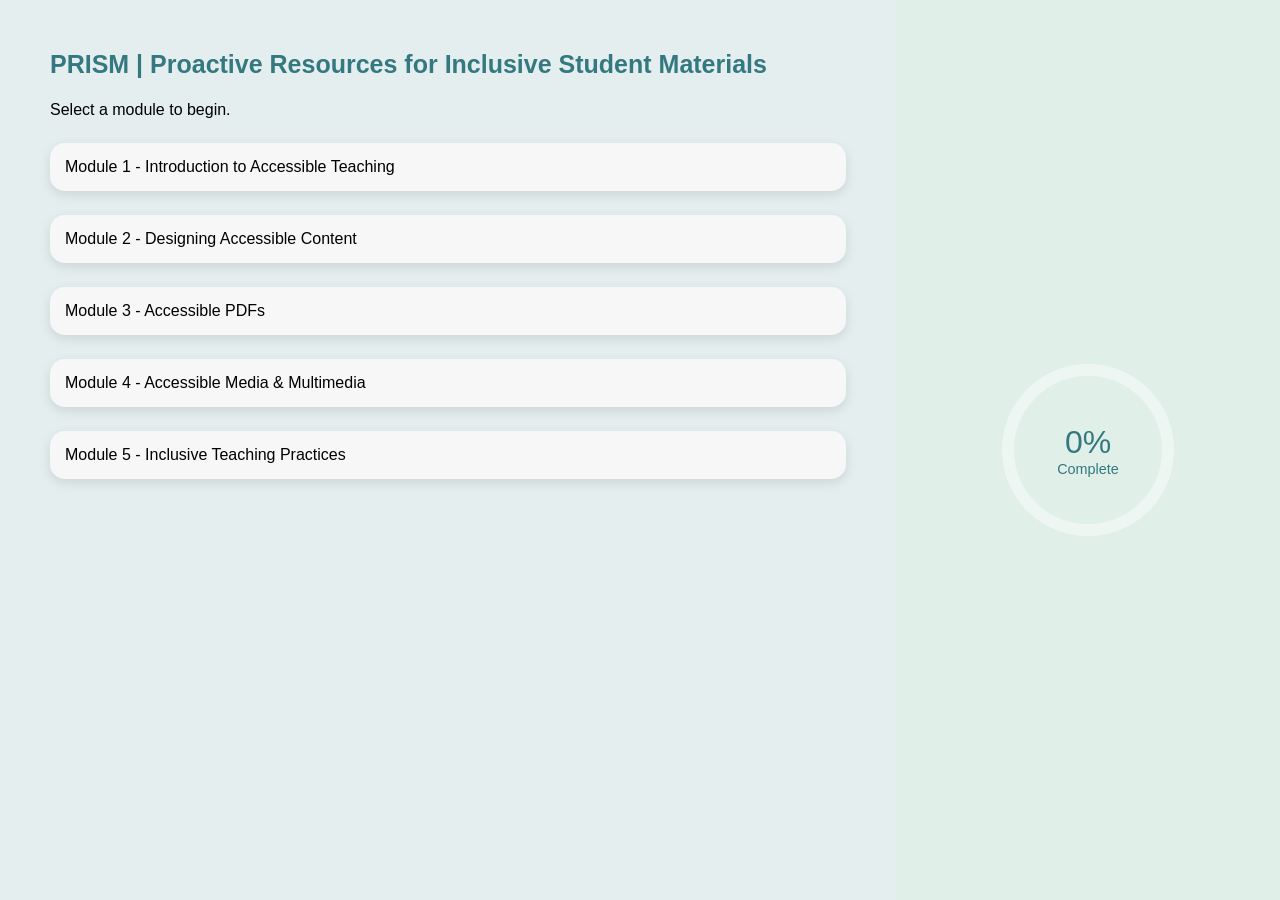
<file: index.html>
<!DOCTYPE html>
<html>
<head>
  <title>Accessibility PD Course</title>
  <link rel="icon" href="favicon.ico" type="image/x-icon">
  <link rel="stylesheet" href="style.css">
</head>

<body>

<div class="layout">

  <!-- LEFT SIDE -->
  <div class="left-panel">

    <h1>PRISM | Proactive Resources for Inclusive Student Materials</h1>
    <p class="paragraph">Select a module to begin.</p>

    <!-- Module 1 -->
    <div class="module">
      <button class="module-header" id="module1-header">
        Module 1 - Introduction to Accessible Teaching <span class="check"></span>
      </button>
      <div class="module-content">
        <p>Learn the basics of accessibility and why it matters.</p>
        <a href="modules/module1.html">
          <button class="start-btn">Begin Module</button>
        </a>
      </div>
    </div>

    <!-- Module 2 -->
    <div class="module">
      <button class="module-header" id="module2-header">
        Module 2 - Designing Accessible Content <span class="check"></span>
      </button>
      <div class="module-content">
        <p>Learn the basics of creating accessible educational content.</p>
        <a href="modules/module2.html">
          <button class="start-btn">Begin Module</button>
        </a>
      </div>
    </div>

    <!-- Module 3 -->
    <div class="module">
      <button class="module-header" id="module3-header">
        Module 3 - Accessible PDFs <span class="check"></span>
      </button>
      <div class="module-content">
        <p>Understand how screen readers work and how to create accessible PDFs.</p>
        <a href="modules/module3.html">
          <button class="start-btn">Begin Module</button>
        </a>
      </div>
    </div>

    <!-- Module 4 -->
    <div class="module">
      <button class="module-header" id="module4-header">
        Module 4 - Accessible Media & Multimedia <span class="check"></span>
      </button>
      <div class="module-content">
        <p>Understand how to create accessible videos.</p>
        <a href="modules/module4.html">
          <button class="start-btn">Begin Module</button>
        </a>
      </div>
    </div>

    <!-- Module 5 -->
    <div class="module">
      <button class="module-header" id="module5-header">
        Module 5 - Inclusive Teaching Practices <span class="check"></span>
      </button>
      <div class="module-content">
        <p>Learn how to create an inclusive educational environment.</p>
        <a href="modules/module5.html">
          <button class="start-btn">Begin Module</button>
        </a>
      </div>
    </div>


  </div>

  <!-- RIGHT SIDE -->
  <div class="right-panel">
    <!-- Top Part-->
    <div class="panel-top">
      <!-- <img src="assets/computer_work.jpg" alt="Person's hands working on laptop" class="side-image">-->
       <video class="dashboard-video" autoplay muted loop playsinline>
        <source src="assets/dashboard-background.mp4" type="video/mp4">
       </video>
    </div>

    <!-- Bottom Part-->
    <div class="panel-bottom">
      <div class="progress-circle">
        <svg width="200" height="200">
        <!-- background ring -->
          <circle
          cx="100"
          cy="100"
          r="80"
          stroke="rgba(255,255,255,0.4)"
          stroke-width="12"
          fill="none"/>
        <!-- progress ring -->
          <circle
          id="progress-ring"
          cx="100"
          cy="100"
          r="80"
          stroke="#347880"
          stroke-width="12"
          fill="none"
          stroke-linecap="round"
          transform="rotate(-90 100 100)"
          stroke-dasharray="502"
          stroke-dashoffset="502"
          />
        </svg>

        <div class="progress-circle-inner">
          <span id="progress-percent">0%</span>
          <span class="progress-label">Complete</span>
        </div>
      </div>
    </div>
  </div>

<script src="script.js"></script>
</body>
</html>
</file>
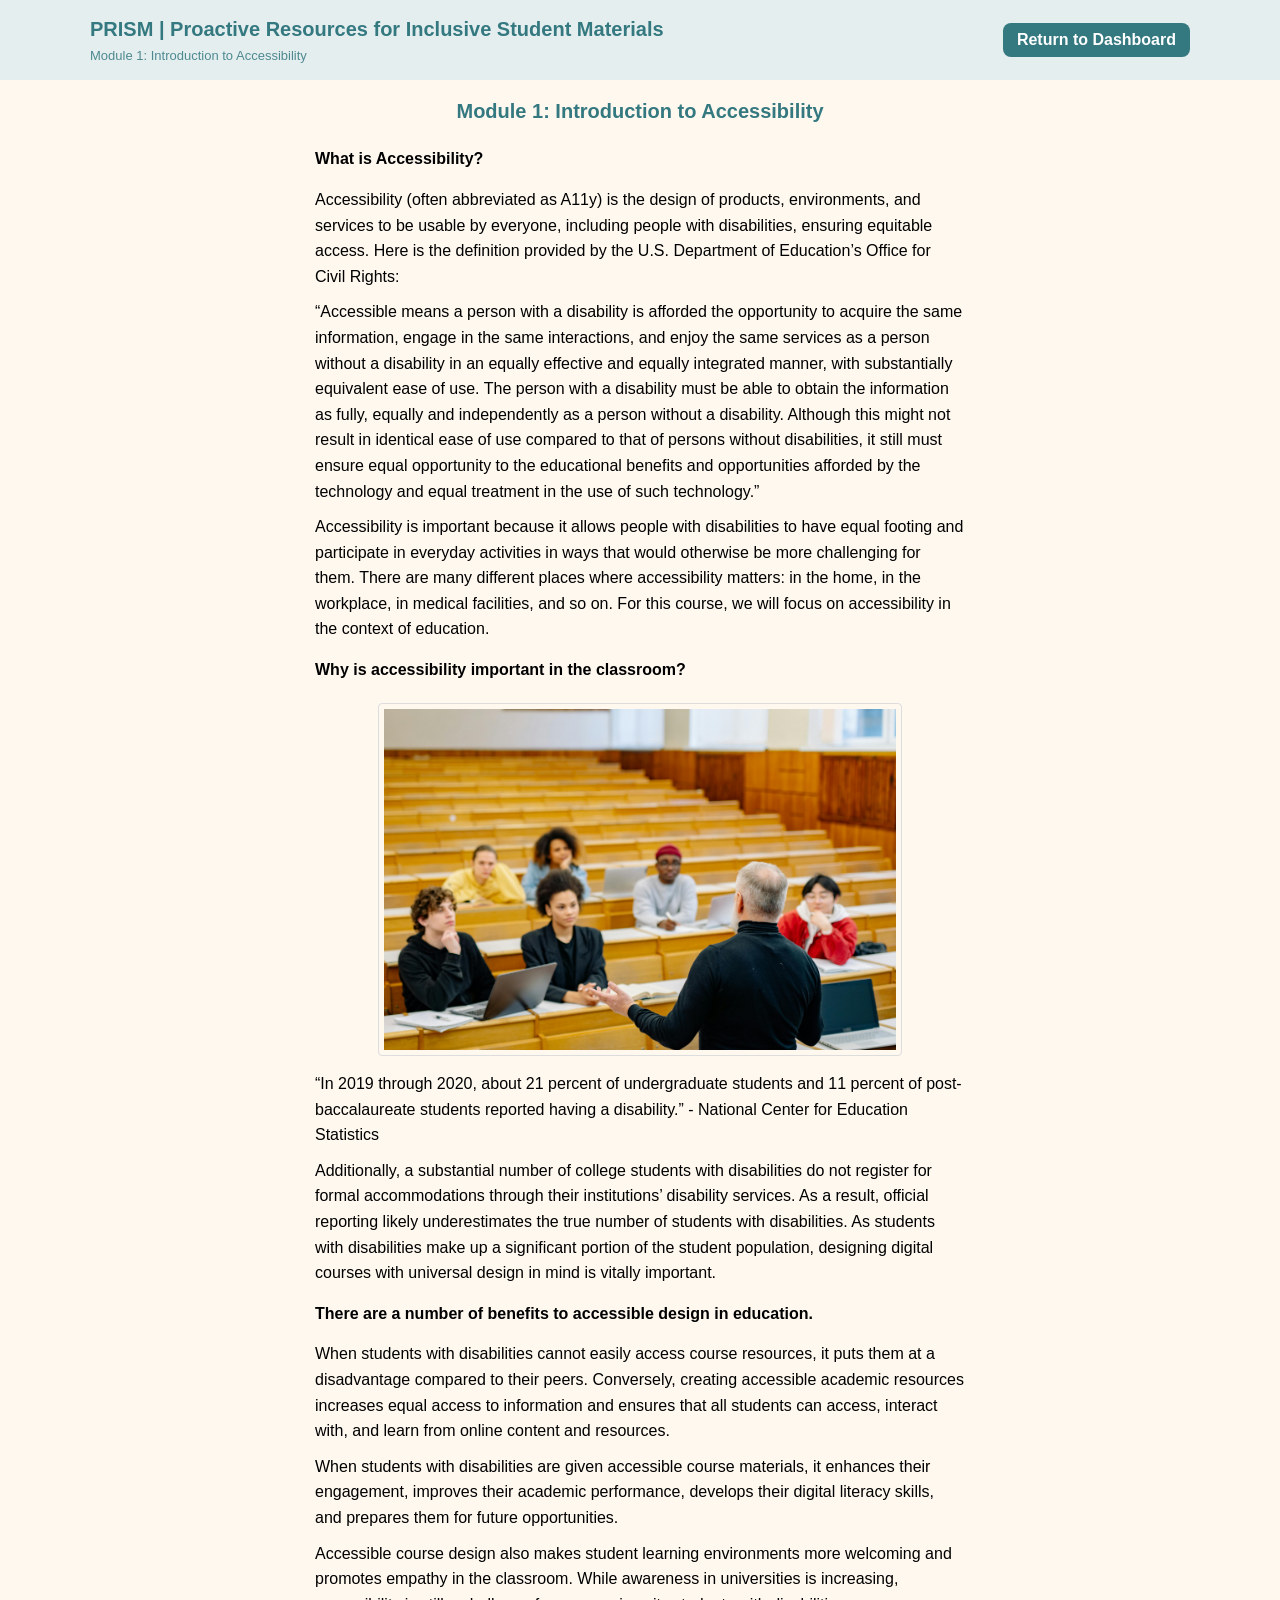
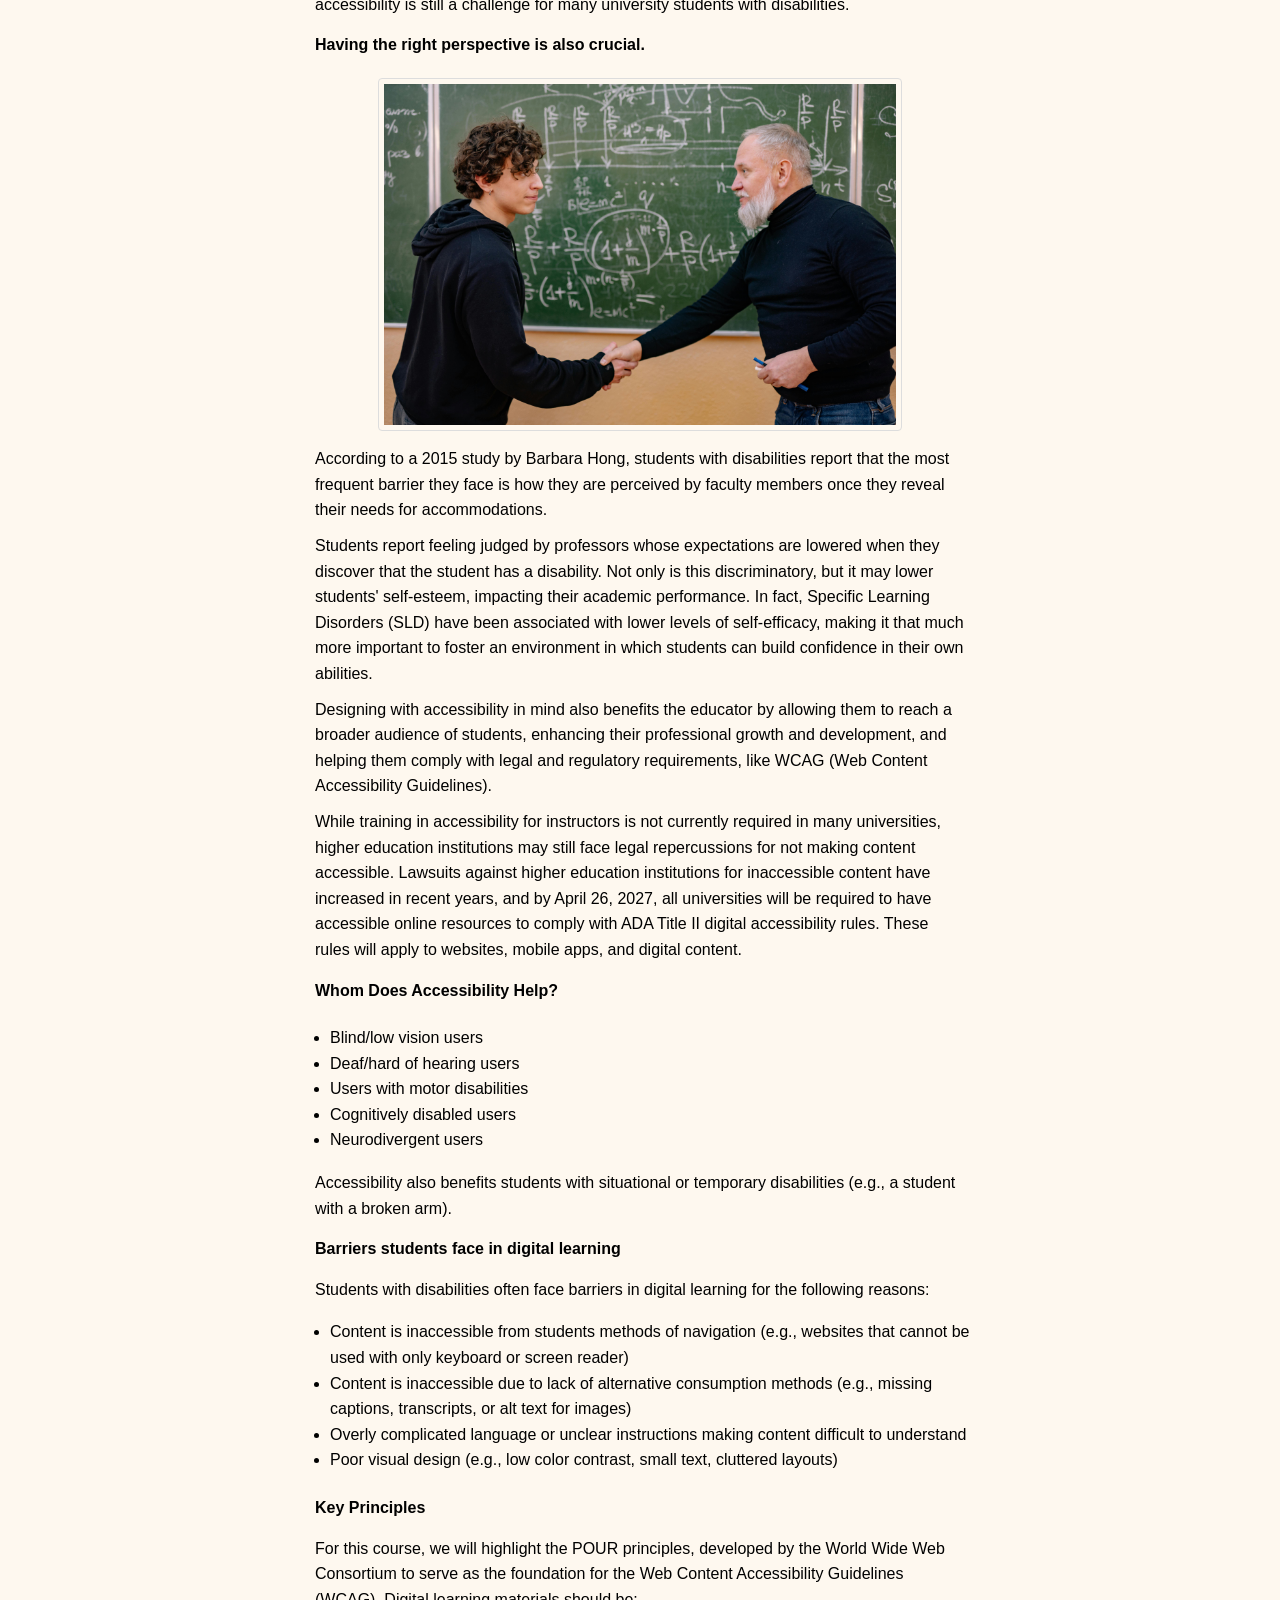
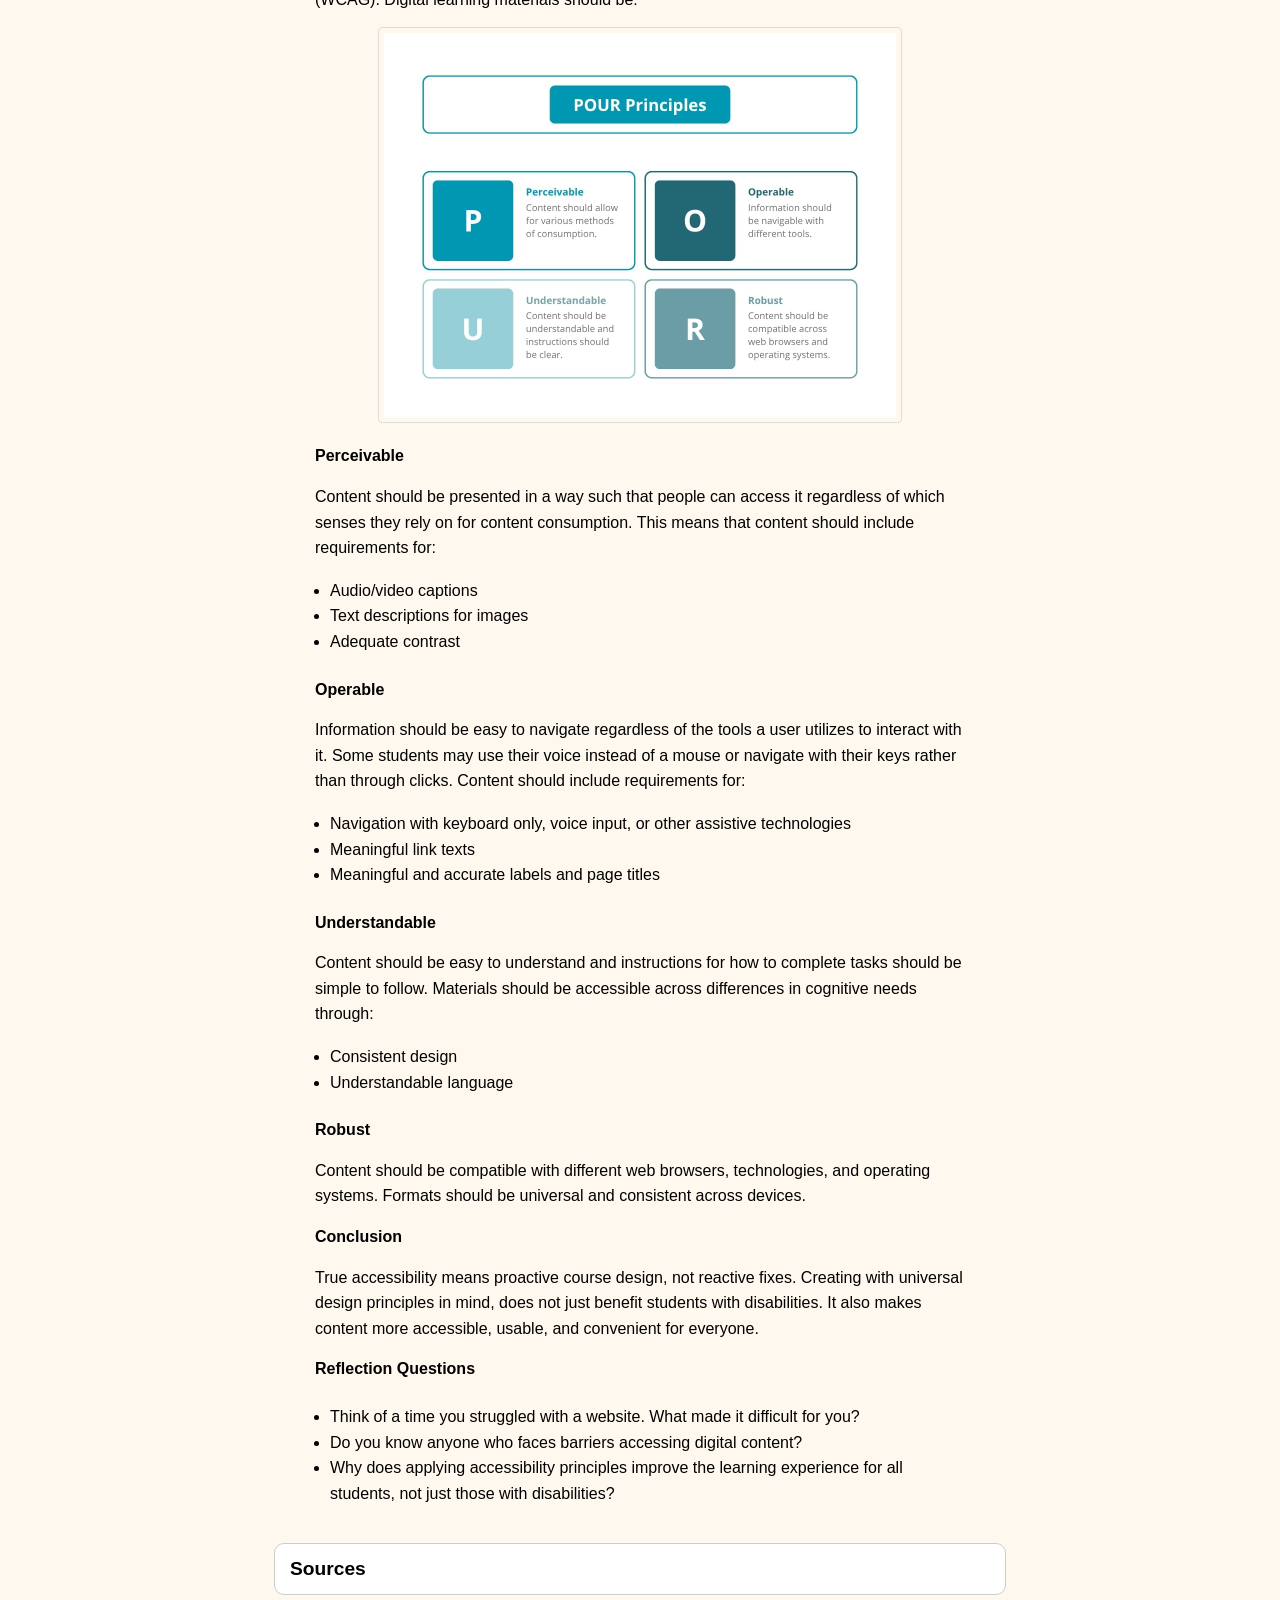
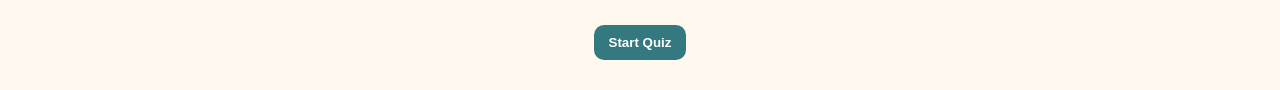
<file: modules/module1.html>
<!DOCTYPE html>
<html>
<head>
  <link rel="stylesheet" href="../style.css">
  <link rel="icon" href="../favicon.ico">
</head>

<div id="top-banner" class="top-banner">
   <div class="banner-inner">
      <div class="banner-text">
          <h1>PRISM | Proactive Resources for Inclusive Student Materials</h1>
          <p class="tagline">Module 1: Introduction to Accessibility</p>
      </div>
      <a href="../index.html" class="dashboard-btn">Return to Dashboard</a>
   </div>
</div>

<body class="body1">

<h1 class="moduleheading">Module 1: Introduction to Accessibility</h1>

<p class="p2">What is Accessibility?</p>

<p class="p1">Accessibility (often abbreviated as A11y) is the design of products, environments, 
  and services to be usable by everyone, including people with disabilities, ensuring equitable access.
Here is the definition provided by the U.S. Department of Education’s Office for Civil Rights: 
</p>

<p class="p3">“Accessible means a person with a disability is afforded the opportunity to acquire the 
  same information, engage in the same interactions, and enjoy the same services as a person without a 
  disability in an equally effective and equally integrated manner, with substantially equivalent ease 
  of use. The person with a disability must be able to obtain the information as fully, equally and 
  independently as a person without a disability. Although this might not result in identical ease of 
  use compared to that of persons without disabilities, it still must ensure equal opportunity to the 
  educational benefits and opportunities afforded by the technology and equal treatment in the use of 
  such technology.”</p>

<p class="p1">Accessibility is important because it allows people with disabilities to have equal footing 
  and participate in everyday activities in ways that would otherwise be more challenging for them. There 
  are many different places where accessibility matters: in the home, in the workplace, in medical 
  facilities, and so on. For this course, we will focus on accessibility in the context of education.</p>

<p class="p2">Why is accessibility important in the classroom?</p>

<img src="../assets/accessibility_in_the_classroom.jpg" alt="Five college students sit in class and listen to professor" class="module-image">

<p class="p3">“In 2019 through 2020, about 21 percent of undergraduate students and 11 percent of post-baccalaureate 
  students reported having a disability.” - National Center for Education Statistics</p>

<p class="p1">Additionally, a substantial number of college students with disabilities do not register for 
  formal accommodations through their institutions’ disability services. As a result, official reporting likely 
  underestimates the true number of students with disabilities. As students with disabilities make up a significant 
  portion of the student population, designing digital courses with universal design in mind is vitally important. </p>

<p class="p2">There are a number of benefits to accessible design in education.</p>

<p class="p1">When students with disabilities cannot easily access course resources, it puts them at a 
  disadvantage compared to their peers. Conversely, creating accessible academic resources increases 
  equal access to information and ensures that all students can access, interact with, and learn from 
  online content and resources.</p>

<p class="p1">When students with disabilities are given accessible course materials, it enhances their 
  engagement, improves their academic performance, develops their digital literacy skills, and prepares 
  them for future opportunities.</p>

<p class="p1">Accessible course design also makes student learning environments more welcoming 
  and promotes empathy in the classroom. While awareness in universities is increasing, 
  accessibility is still a challenge for many university students with disabilities.
</p>

<p class="p2">Having the right perspective is also crucial.</p>

<img src="../assets/professor-with-student.jpg" alt="Professor shaking a male student's hand" class="module-image">


<p class="p1">According to a 2015 study by Barbara Hong, students with disabilities report that the most 
  frequent barrier they face is how they are perceived by faculty members once they reveal their needs 
  for accommodations.</p>

<p class="p1">Students report feeling judged by professors whose expectations are lowered when they 
  discover that the student has a disability. Not only is this discriminatory, but it may lower 
  students' self-esteem, impacting their academic performance. In fact, Specific Learning Disorders 
  (SLD) have been associated with lower levels of self-efficacy, making it that much more important 
  to foster an environment in which students can build confidence in their own abilities. </p>

<p class="p1">Designing with accessibility in mind also benefits the educator by allowing them to reach 
  a broader audience of students, enhancing their professional growth and development, and helping them 
  comply with legal and regulatory requirements, like WCAG (Web Content Accessibility Guidelines).
</p>

<p class="p1">While training in accessibility for instructors is not currently required in many universities, 
  higher education institutions may still face legal repercussions for not making content accessible. 
  Lawsuits against higher education institutions for inaccessible content have increased in recent years, 
  and by April 26, 2027, all universities will be required to have accessible online resources to comply with ADA Title 
  II digital accessibility rules. These rules will apply to websites, mobile apps, and digital content.
</p>

<p class="p2">Whom Does Accessibility Help?</p>

<ul class="b">
  <li>Blind/low vision users</li>
  <li>Deaf/hard of hearing users</li>
  <li>Users with motor disabilities</li>
  <li>Cognitively disabled users</li>
  <li>Neurodivergent users</li>
</ul>

<p class="p1">Accessibility also benefits students with situational or temporary disabilities 
  (e.g., a student with a broken arm).</p>

<p class="p2">Barriers students face in digital learning</p>

<p class="p1">Students with disabilities often face barriers in digital learning for the following reasons:</p>

<ul class="b">
  <li>Content is inaccessible from students methods of navigation 
    (e.g., websites that cannot be used with only keyboard or screen reader)</li>
  <li>Content is inaccessible due to lack of alternative consumption methods 
    (e.g., missing captions, transcripts, or alt text for images)</li>
  <li>Overly complicated language or unclear instructions making content difficult to understand</li>
  <li>Poor visual design (e.g., low color contrast, small text, cluttered layouts)</li>
</ul>

<p class="p2">Key Principles</p>

<p class="p1">For this course, we will highlight the POUR principles, developed by the World Wide Web 
  Consortium to serve as the foundation for the Web Content Accessibility Guidelines (WCAG). Digital learning 
  materials should be: </p>

<img src="../assets/pour-principles.jpg" alt="Visual listing the four POUR principles" class="module-image">

<p class="p2">Perceivable</p>

<p class="p1">Content should be presented in a way such that people can access it regardless of which 
  senses they rely on for content consumption. This means that content should include requirements for: 
</p>

<ul class="b">
  <li>Audio/video captions</li>
  <li>Text descriptions for images</li>
  <li>Adequate contrast</li>
</ul>

<p class="p2">Operable</p>

<p class="p1">Information should be easy to navigate regardless of the tools a user utilizes to interact 
  with it. Some students may use their voice instead of a mouse or navigate with their keys rather than 
  through clicks. Content should include requirements for: 
</p>

<ul class="b">
  <li>Navigation with keyboard only, voice input, or other assistive technologies</li>
  <li>Meaningful link texts</li>
  <li>Meaningful and accurate labels and page titles</li>
</ul>

<p class="p2">Understandable</p>

<p class="p1">Content should be easy to understand and instructions for how to complete tasks should be simple 
  to follow. Materials should be accessible across differences in cognitive needs through:
</p>

<ul class="b">
  <li>Consistent design</li>
  <li>Understandable language</li>
</ul>

<p class="p2">Robust</p>

<p class="p1">Content should be compatible with different web browsers, technologies, and operating systems. 
  Formats should be universal and consistent across devices.</p>

<p class="p2">Conclusion</p>

<p class="p1">True accessibility means proactive course design, not reactive fixes. Creating with universal design 
  principles in mind, does not just benefit students with disabilities. It also makes content more accessible, usable, 
  and convenient for everyone.</p>

<p class="p2">Reflection Questions</p>

<ul class="b">
  <li>Think of a time you struggled with a website. What made it difficult for you?</li>
  <li>Do you know anyone who faces barriers accessing digital content? </li>
  <li>Why does applying accessibility principles improve the learning experience for all students, not just 
    those with disabilities?</li>
</ul>

<details class="sources-dropdown">
  <summary>Sources</summary>

  <ul class="sources-list">
    <li>
      Case Western Reserve University Digital Accessibility –
      <a href="https://case.edu/accessibility/what-accessibility" target="_blank">
        Accessibility Definition
      </a>
    </li>

    <li>
      Psychological Reports –
      <a href="https://journals.sagepub.com/doi/10.1177/00332941221078011" target="_blank">
        Accommodation Use and Academic Outcomes for College Students With Disabilities
      </a>
    </li>

    <li>
      National Center for Education Statistics –
      <a href="https://nces.ed.gov/fastfacts/display.asp?id=60" target="_blank">
        Disability Statistics
      </a>
    </li>

    <li>
      Recite Me –
      <a href="https://reciteme.com/us/news/accessibility-in-education/" target="_blank">
        The Importance of Accessibility in Education
      </a>
    </li>

    <li>
      Keystone Education Group –
      <a href="https://www.keg.com/news/improving-accessibility-in-higher-education" target="_blank">
        Improving Accessibility in Higher Education
      </a>
    </li>

    <li>
      Spring Nature Link –
      <a href="https://link.springer.com/article/10.1007/s40688-025-00558-3" target="_blank">
        Self-efficacy in Specific Learning Disabilities
      </a>
    </li>

    <li>
      Higher Education Audio Eye –
      <a href="https://www.audioeye.com/post/higher-education-ada-web-accessibility-lawsuit-repository/" target="_blank">
        Higher Education ADA Web Accessibility Lawsuit Repository
      </a>
    </li>

    <li>
      Inside Higher Ed –
      <a href="https://www.insidehighered.com/news/government/colleges-localities/2026/04/21/doj-extends-web-accessibility-deadline" target="_blank">
        DOJ Extends Web Accessibility Deadline
      </a>
    </li>

    <li>
      University of Michigan Digital Accessibility –
      <a href="https://accessibility.umich.edu/basics/concepts-principles/pour" target="_blank">
        POUR Principles
      </a>
    </li>

    <li>
      Centre for Excellence in Universal Design –
      <a href="https://universaldesign.ie/about-universal-design" target="_blank">
        About Universal Design

      </a>
    </li>
  
  </ul>
</details>

<button class="start-quiz-btn" onclick="startQuiz()">Start Quiz</button>

<div id="quiz-container"></div>

<div id="result-modal" class="modal hidden">
  <div class="modal-content">
    <h2>Quiz Result</h2>
    <p id="result-text"></p>
    <button onclick="closeModal()">Close</button>
  </div>
</div>

<script src="../quizzes/quiz1.js"></script>
<script src="../script.js"></script>

</body>
</html>
</file>
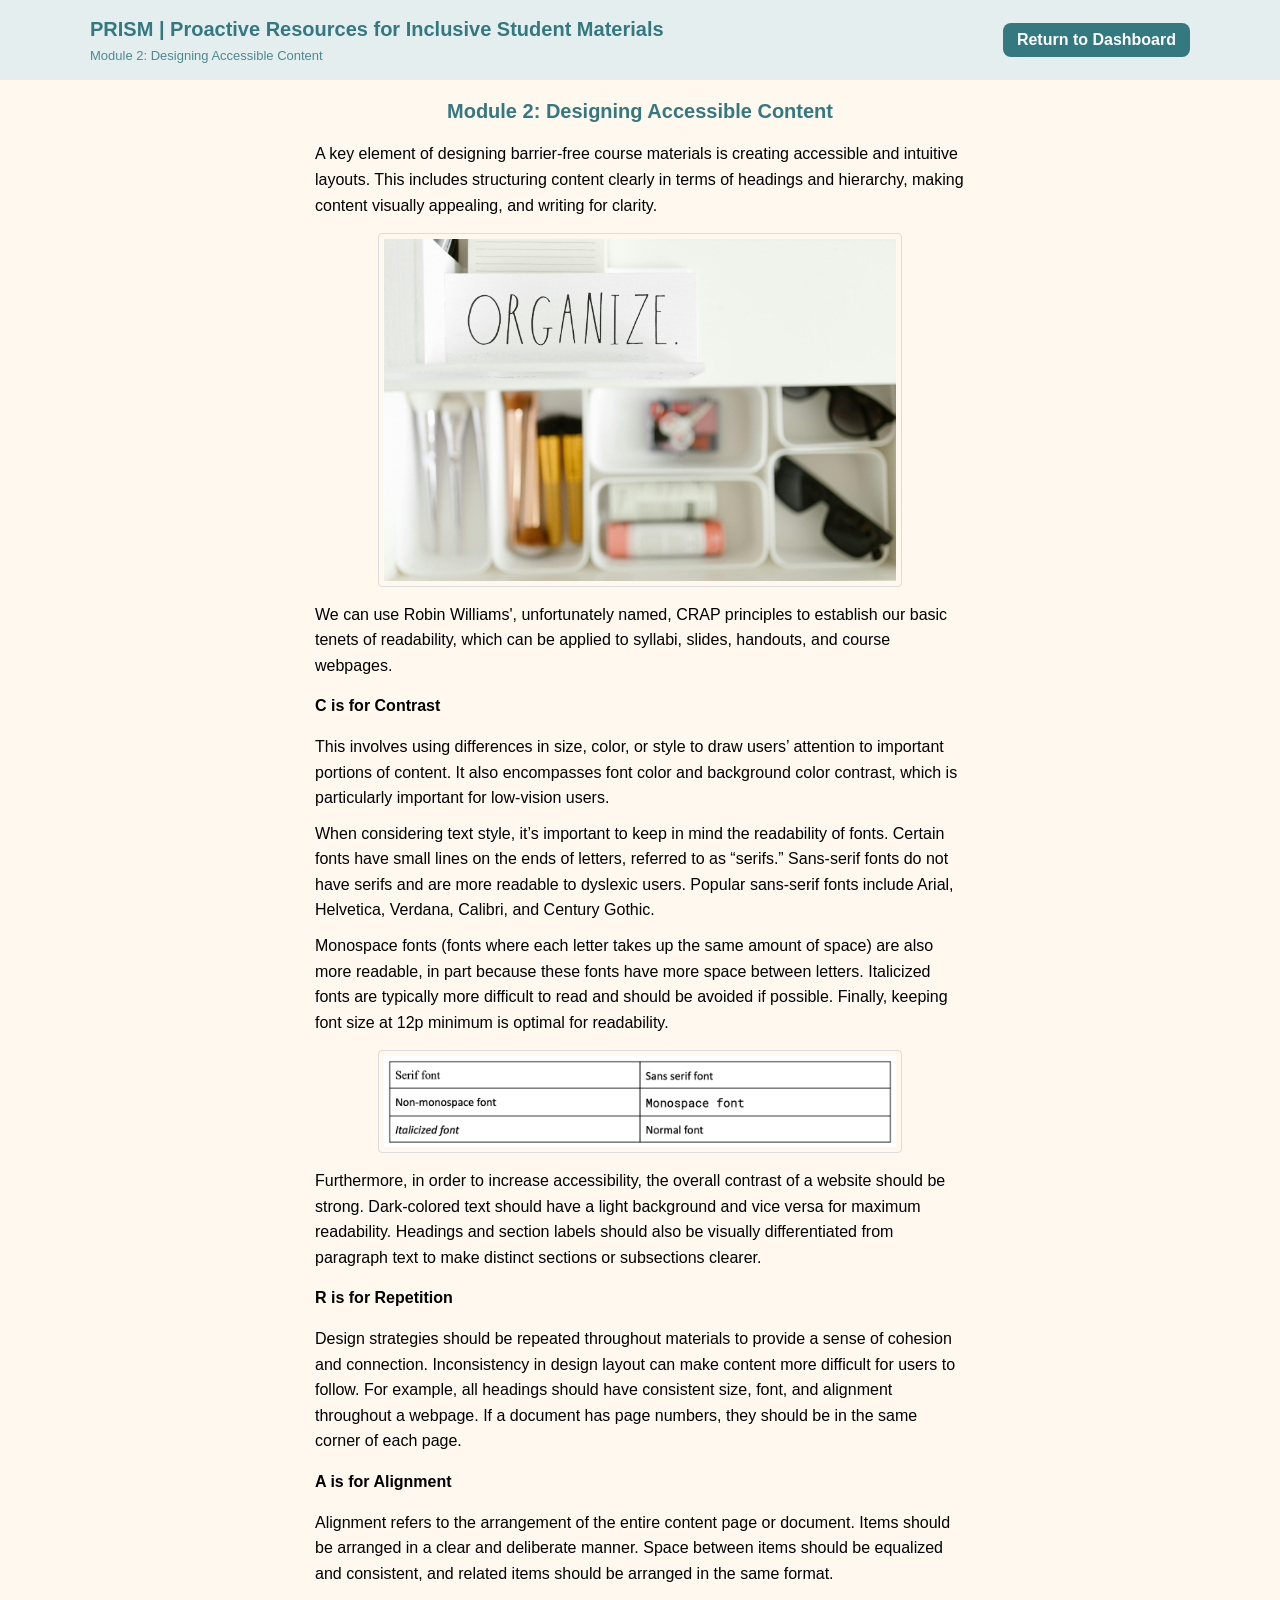
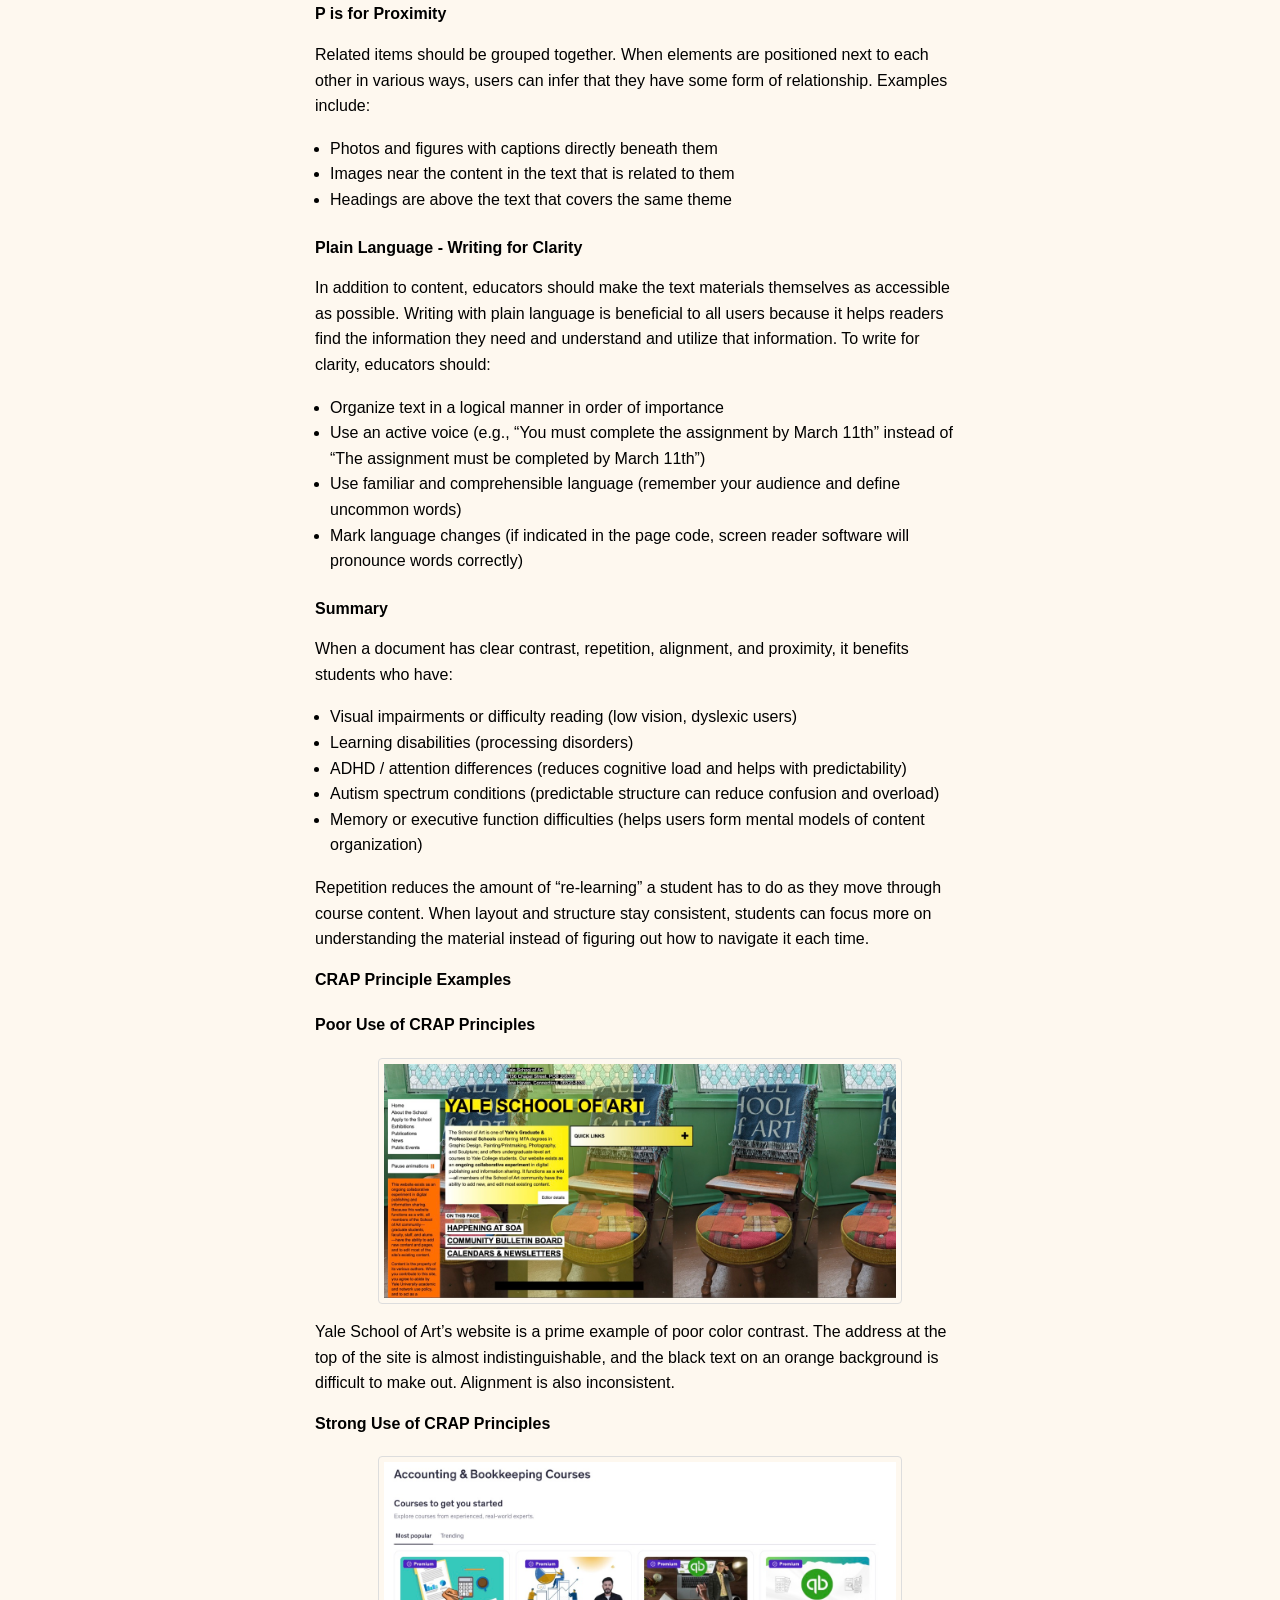
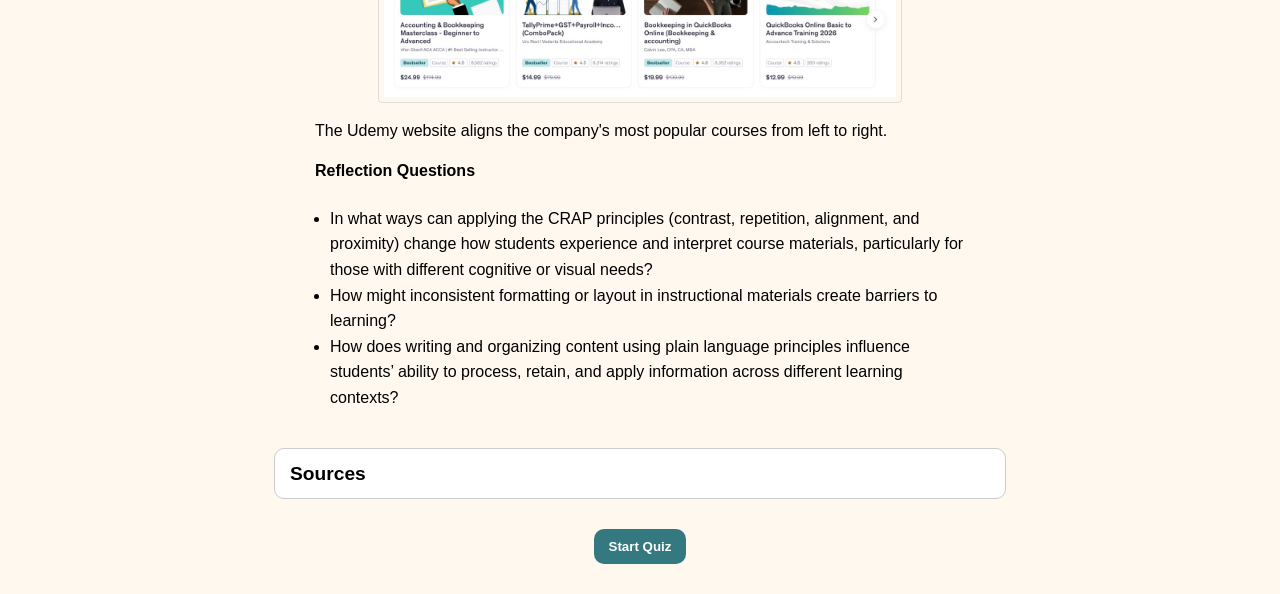
<file: modules/module2.html>
<!DOCTYPE html>
<html>
<head>
  <link rel="stylesheet" href="../style.css">
  <link rel="icon" href="../favicon.ico">
</head>

<div id="top-banner" class="top-banner">
   <div class="banner-inner">
      <div class="banner-text">
          <h1>PRISM | Proactive Resources for Inclusive Student Materials</h1>
          <p class="tagline">Module 2: Designing Accessible Content</p>
      </div>
      <a href="../index.html" class="dashboard-btn">Return to Dashboard</a>
   </div>
</div>

<body class = "body1">

<h1 class="moduleheading">Module 2: Designing Accessible Content</h1>

<p class = "p1">A key element of designing barrier-free course materials is creating 
  accessible and intuitive layouts. This includes structuring content clearly in 
  terms of headings and hierarchy, making content visually appealing, and writing 
  for clarity.</p>

<img src="../assets/organized-content.jpg" alt="Organized drawer with a sign that says organize" class="module-image">


<p class="p1">We can use Robin Williams', unfortunately named, CRAP principles to establish our basic tenets of readability, which can be applied to syllabi, slides, handouts, and course webpages.
</p>

<p class="p2">C is for Contrast</p>

<p class="p1">This involves using differences in size, color, or style to draw users’ attention to important portions of content. It also encompasses font color and background color contrast, which is particularly important for low-vision users. 
</p>

<p class="p1">
  When considering text style, it’s important to keep in mind the readability of fonts. Certain fonts have small lines on the ends of letters, referred to as “serifs.” Sans-serif fonts do not have serifs and are more readable to dyslexic users. Popular sans-serif fonts include Arial, Helvetica, Verdana, Calibri, and Century Gothic.
</p>

<p class="p1">Monospace fonts (fonts where each letter takes up the same amount of space) are also more readable, in part because these fonts have more space between letters. Italicized fonts are typically more difficult to read and should be avoided if possible. Finally, keeping font size at 12p minimum is optimal for readability.</p>

<img src="../assets/font-styles.png" alt="Table with various font types" class="module-image">

<p class="p1">Furthermore, in order to increase accessibility, the overall contrast of a website should be strong. Dark-colored text should have a light background and vice versa for maximum readability. Headings and section labels should also be visually differentiated from paragraph text to make distinct sections or subsections clearer.</p>

<p class="p2">R is for Repetition</p>

<p class="p1">Design strategies should be repeated throughout materials to provide a sense of cohesion and connection. Inconsistency in design layout can make content more difficult for users to follow. For example, all headings should have consistent size, font, and alignment throughout a webpage. If a document has page numbers, they should be in the same corner of each page.</p>

<p class="p2">A is for Alignment</p>

<p class="p1">Alignment refers to the arrangement of the entire content page or document. Items should be arranged in a clear and deliberate manner. Space between items should be equalized and consistent, and related items should be arranged in the same format.</p>

<p class="p2">P is for Proximity</p>

<p class="p1">Related items should be grouped together. When elements are positioned next to each other in various ways, users can infer that they have some form of relationship. Examples include: </p>

<ul class="b">
  <li>Photos and figures with captions directly beneath them</li>
  <li>Images near the content in the text that is related to them</li>
  <li>Headings are above the text that covers the same theme</li>
</ul>

<p class="p2">Plain Language - Writing for Clarity</p>

<p class="p1">In addition to content, educators should make the text materials themselves as accessible as possible. Writing 
  with plain language is beneficial to all users because it helps readers find the information they 
  need and understand and utilize that information. To write for clarity, educators should: </p>

<ul class="b">
  <li>Organize text in a logical manner in order of importance</li>
  <li>Use an active voice (e.g., “You must complete the assignment by March 11th” instead of “The assignment must be completed by March 11th”)</li>
  <li>Use familiar and comprehensible language (remember your audience and define uncommon words)</li>
  <li>Mark language changes (if indicated in the page code, screen reader software will pronounce words correctly)</li>
</ul>

<p class="p2">Summary</p>
  
<p class="p1">When a document has clear contrast, repetition, alignment, and proximity, it benefits students who have: </p>

<ul class="b">
  <li>Visual impairments or difficulty reading (low vision, dyslexic users)</li>
  <li>Learning disabilities (processing disorders)</li>
  <li>ADHD / attention differences (reduces cognitive load and helps with predictability) </li>
  <li>Autism spectrum conditions (predictable structure can reduce confusion and overload)</li>
  <li>Memory or executive function difficulties (helps users form mental models of content organization)</li>
</ul>

<p class="p1">Repetition reduces the amount of “re-learning” a student has to do as they 
  move through course content. When layout and structure stay consistent, students can 
  focus more on understanding the material instead of figuring out how to navigate it each time.</p>

<p class="p2">CRAP Principle Examples</p>

<p class="p2">Poor Use of CRAP Principles</p>

<img src="../assets/yale-site.jpeg" alt="Yale School of Art's disorganized website" class="module-image">

<p class="p1">Yale School of Art’s website is a prime example of poor color contrast. 
  The address at the top of the site is almost indistinguishable, and the black text on an orange background is 
  difficult to make out. Alignment is also inconsistent. </p>

<p class="p2">Strong Use of CRAP Principles</p>

<img src="../assets/udemy-site.jpeg" alt="Udemy website is organized and well-aligned" class="module-image">

<p class="p1">The Udemy website aligns the company's most popular courses from left to right.</p>

<p class="p2">Reflection Questions</p>

<ul class="b">
  <li>In what ways can applying the CRAP principles (contrast, repetition, alignment, and proximity) change how 
    students experience and interpret course materials, particularly for those with different 
    cognitive or visual needs?</li>
  <li>How might inconsistent formatting or layout in instructional materials create barriers to learning? </li>
  <li>How does writing and organizing content using plain language principles influence students’ ability to 
    process, retain, and apply information across different learning contexts?</li>
</ul>

<details class="sources-dropdown">
  <summary>Sources</summary>

  <ul class="sources-list">
    <li>
      OpenOregon Educational Resources –
      <a href="https://openoregon.pressbooks.pub/technicalwriting/chapter/x-4-concept-3-make-your-publication-more-inviting-using-basic-principles-of-readability-crap/" target="_blank">
        Using Basic Principles of Readability: CRAP
      </a>
    </li>

    <li>
      Forbrain –
      <a href="https://www.forbrain.com/dyslexia-children/reading-difficulties/best-fonts/" target="_blank">
        Best Font for Dyslexia
      </a>
    </li>

    <li>
      Harvard University Digital Accessible Services –
      <a href="https://accessibility.huit.harvard.edu/use-plain-language" target="_blank">
        Use Plain Language
      </a>
    </li>
  
  </ul>
</details>


<button class="start-quiz-btn" onclick="startQuiz()">Start Quiz</button>

<div id="quiz-container"></div>

<div id="result-modal" class="modal hidden">
  <div class="modal-content">
    <h2>Quiz Result</h2>
    <p id="result-text"></p>
    <button onclick="closeModal()">Close</button>
  </div>
</div>

<script src="../quizzes/quiz2.js"></script>
<script src="../script.js"></script>

</body>
</html>
</file>
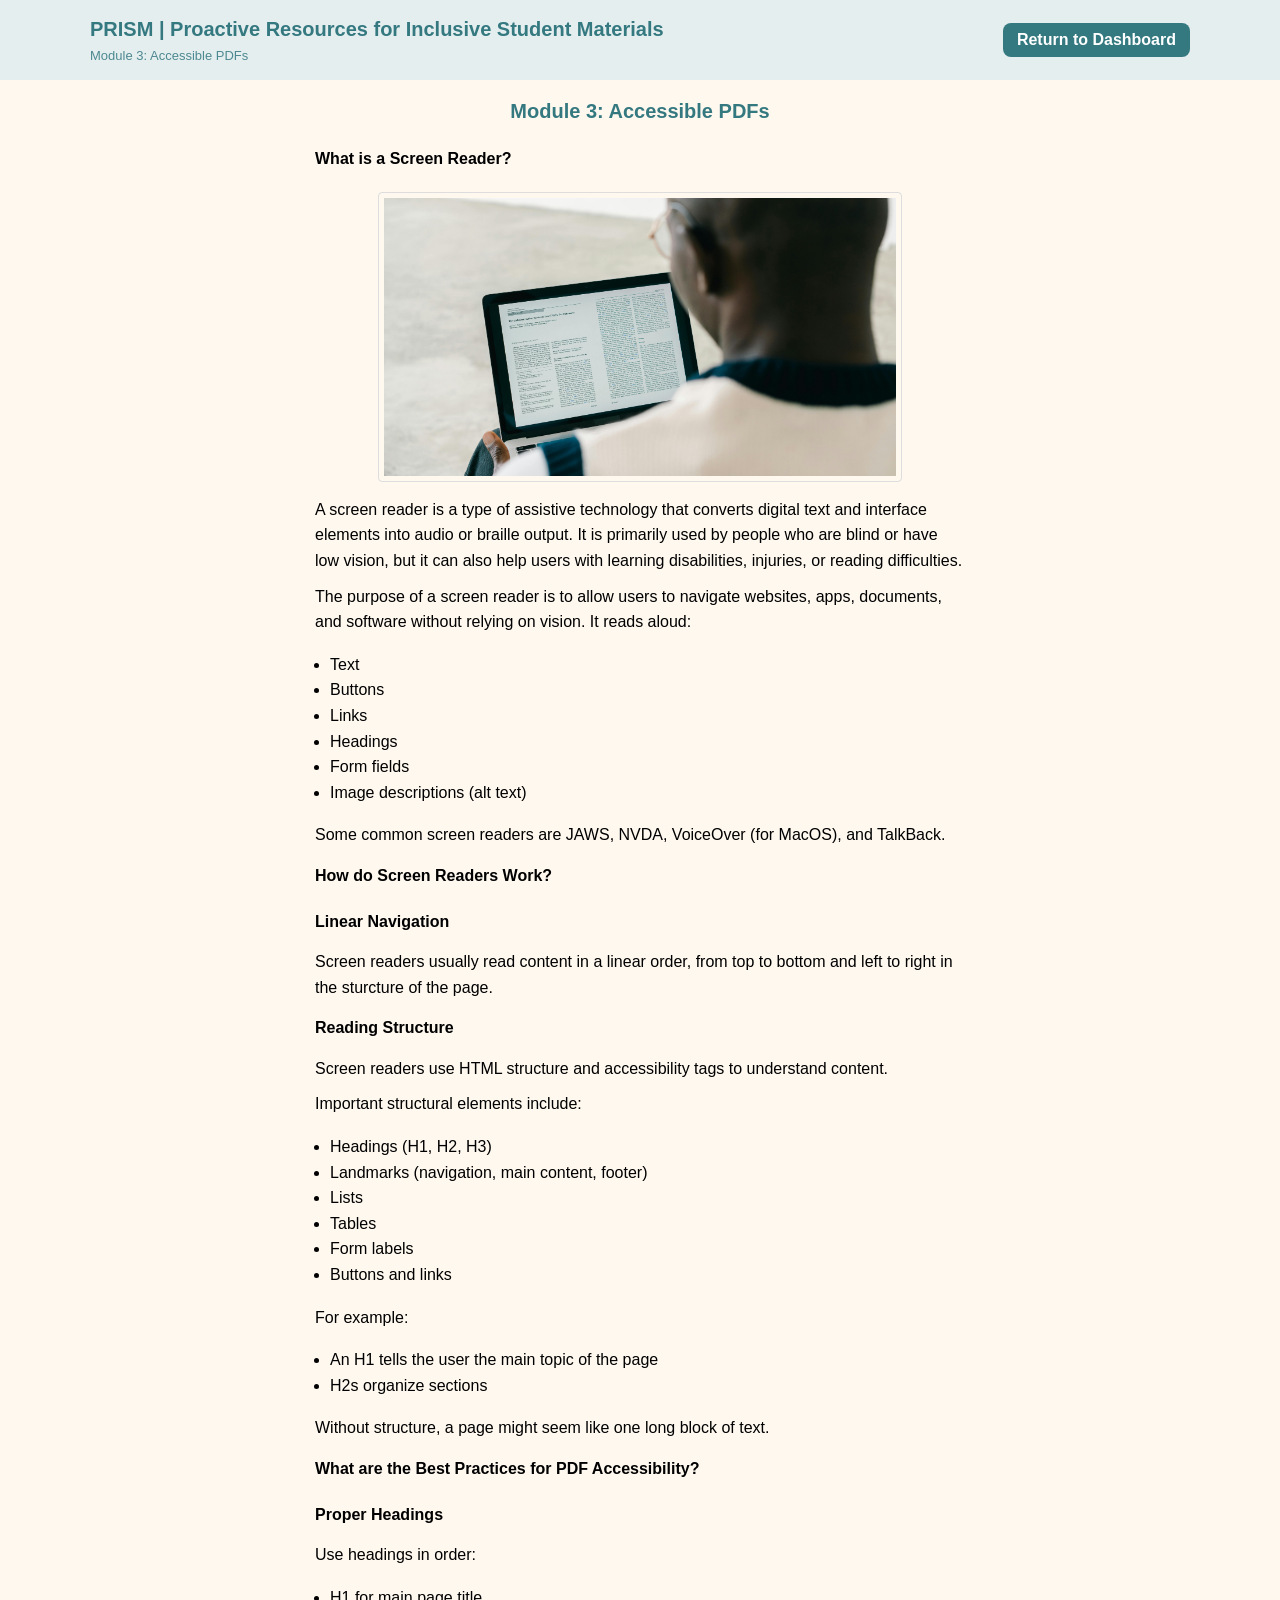
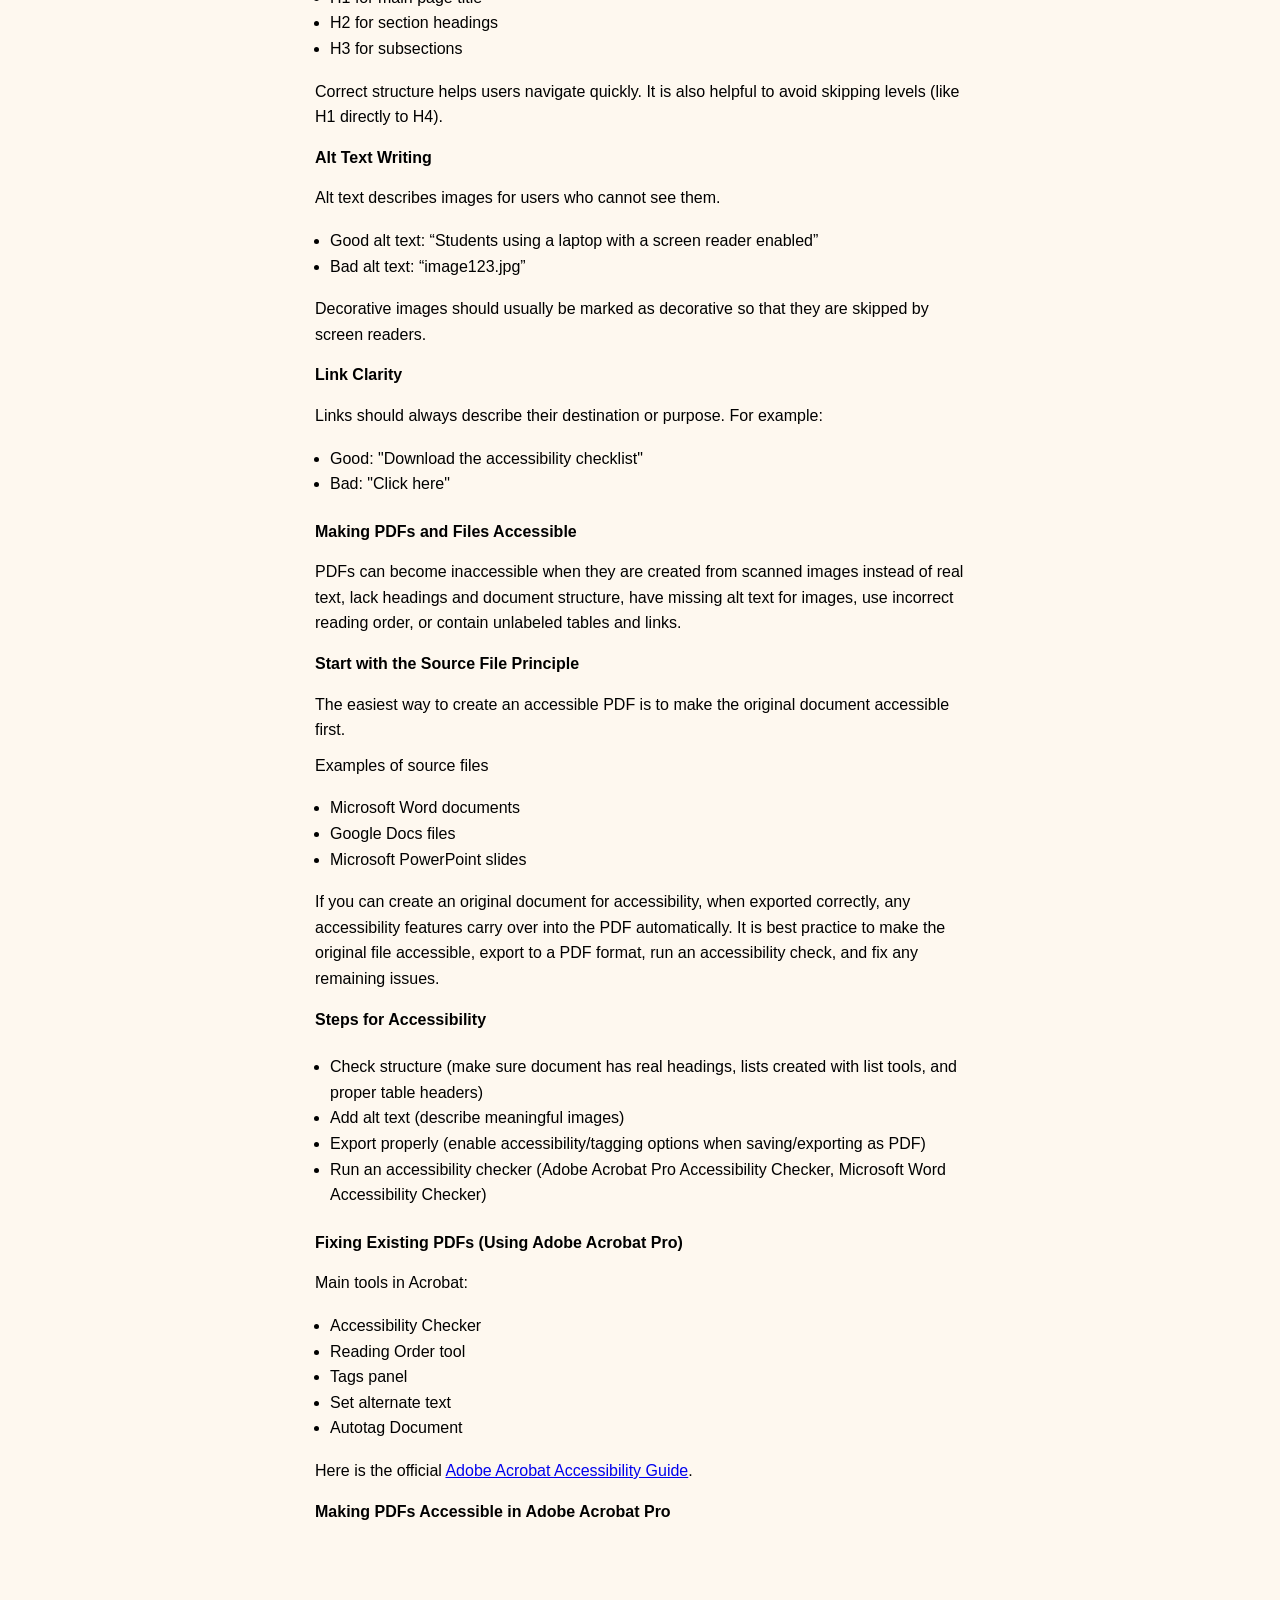
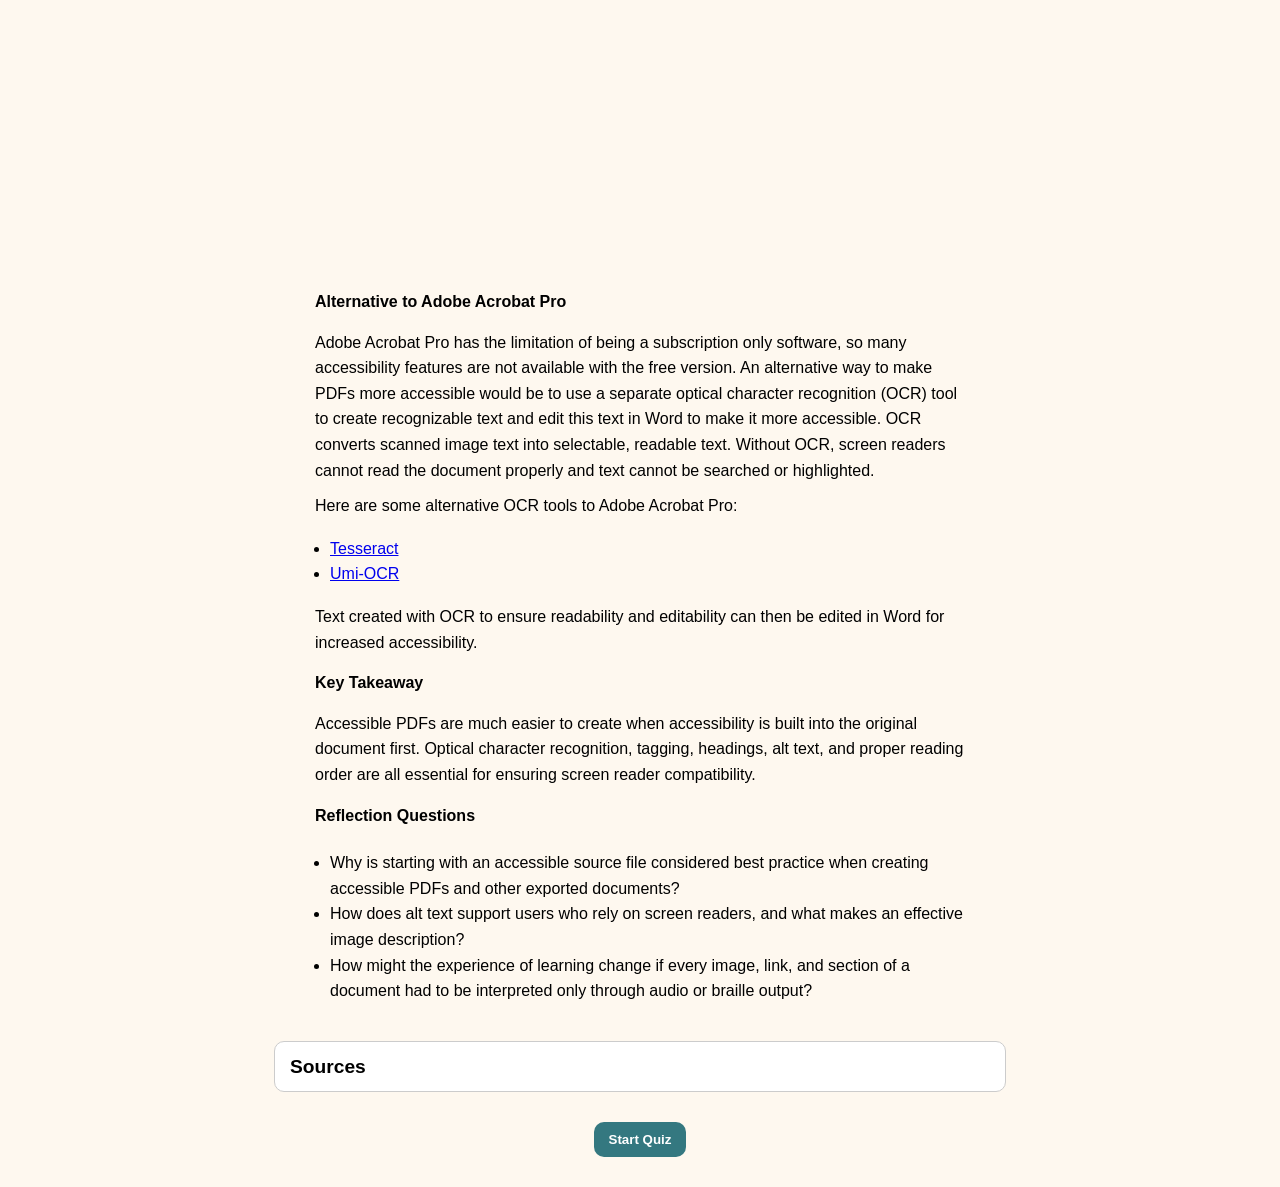
<file: modules/module3.html>
<!DOCTYPE html>
<html>
<head>
  <link rel="stylesheet" href="../style.css">
  <link rel="icon" href="../favicon.ico">
</head>

<div id="top-banner" class="top-banner">
   <div class="banner-inner">
      <div class="banner-text">
          <h1>PRISM | Proactive Resources for Inclusive Student Materials</h1>
          <p class="tagline">Module 3: Accessible PDFs</p>
      </div>
      <a href="../index.html" class="dashboard-btn">Return to Dashboard</a>
   </div>
</div>

<body class="body1">

<h1 class="moduleheading">Module 3: Accessible PDFs</h1>

<p class="p2">What is a Screen Reader?</p>

<img src="../assets/accessible-pdf.jpg" alt="Man reading a PDF on laptop screen" class="module-image">

<p class="p1">A screen reader is a type of assistive technology that converts digital text and interface elements into audio or braille output. It is primarily used by people who are blind or have low vision, but it can also help users with learning disabilities, injuries, or reading difficulties. </p>

<p class="p1">The purpose of a screen reader is to allow users to navigate websites, apps, documents, and software without relying on vision. It reads aloud: 
</p>

<ul class="b">
  <li>Text</li>
  <li>Buttons</li>
  <li>Links</li>
  <li>Headings</li>
  <li>Form fields</li>
  <li>Image descriptions (alt text)</li>
</ul>

<p class="p1">Some common screen readers are JAWS, NVDA, VoiceOver (for MacOS), and TalkBack.
</p>

<p class="p2">How do Screen Readers Work?</p>

<p class="p2">Linear Navigation</p>

<p class="p1">Screen readers usually read content in a linear order, from top to bottom 
  and left to right in the sturcture of the page.
</p>

<p class="p2">Reading Structure</p>

<p class="p1">Screen readers use HTML structure and accessibility tags to understand content.
</p>

<p class="p1">Important structural elements include:
</p>

<ul class="b">
  <li>Headings (H1, H2, H3)</li>
  <li>Landmarks (navigation, main content, footer)</li>
  <li>Lists</li>
  <li>Tables</li>
  <li>Form labels</li>
  <li>Buttons and links</li>
</ul>

<p class="p1">For example:</p>

<ul class="b">
  <li>An H1 tells the user the main topic of the page</li>
  <li>H2s organize sections</li>
</ul>

<p class="p1">Without structure, a page might seem like one long block of text.</p>

<p class="p2">What are the Best Practices for PDF Accessibility?</p>

<p class="p2">Proper Headings</p>

<p class="p1">Use headings in order:</p>

<ul class="b">
  <li>H1 for main page title</li>
  <li>H2 for section headings</li>
  <li>H3 for subsections</li>
</ul>

<p class="p1">Correct structure helps users navigate quickly. 
  It is also helpful to avoid skipping levels (like H1 directly to H4). </p>

<p class="p2">Alt Text Writing</p>

<p class="p1">Alt text describes images for users who cannot see them.</p>

<ul class="b">
  <li>Good alt text: “Students using a laptop with a screen reader enabled”</li>
  <li>Bad alt text: “image123.jpg”</li>
</ul>

<p class="p1">Decorative images should usually be marked as decorative 
  so that they are skipped by screen readers.</p>

<p class="p2">Link Clarity</p>

<p class="p1">Links should always describe their destination or purpose. For example:</p>

<ul class="b">
  <li>Good: "Download the accessibility checklist"</li>
  <li>Bad: "Click here"</li>
</ul>

<p class="p2">Making PDFs and Files Accessible</p>

<p class="p1">PDFs can become inaccessible when they are created from scanned images instead 
  of real text, lack headings and document structure, have missing alt text for images, 
  use incorrect reading order, or contain unlabeled tables and links.
</p>

<p class="p2">Start with the Source File Principle</p>

<p class="p1">The easiest way to create an accessible PDF is to make the original document 
  accessible first. </p>

<p class="p1">Examples of source files</p>

<ul class="b">
  <li>Microsoft Word documents</li>
  <li>Google Docs files</li>
  <li>Microsoft PowerPoint slides</li>
</ul>

<p class="p1">If you can create an original document for accessibility, when exported 
  correctly, any accessibility features carry over into the PDF automatically. It is best practice to make the original file accessible, export to a PDF format, run an 
  accessibility check, and fix any remaining issues.</p>

<p class="p2">Steps for Accessibility</p>

<ul class="b">
  <li>Check structure (make sure document has real headings, lists created with list tools, and proper table headers)</li>
  <li>Add alt text (describe meaningful images)</li>
  <li>Export properly (enable accessibility/tagging options when saving/exporting as PDF)</li>
  <li>Run an accessibility checker (Adobe Acrobat Pro Accessibility Checker, Microsoft Word Accessibility Checker)</li>
</ul>

<p class="p2">Fixing Existing PDFs (Using Adobe Acrobat Pro)</p>

<p class="p1">Main tools in Acrobat: </p>

<ul class="b">
  <li>Accessibility Checker</li>
  <li>Reading Order tool</li>
  <li>Tags panel</li>
  <li>Set alternate text</li>
  <li>Autotag Document</li>
</ul>

<p class="p1">Here is the official <a href="https://helpx.adobe.com/acrobat/using/create-verify-pdf-accessibility.html">Adobe Acrobat Accessibility Guide</a>.</p>

<p class="p2">Making PDFs Accessible in Adobe Acrobat Pro</p>

<iframe width="560" height="315" src="https://www.youtube.com/embed/tzg6zEmKym0?si=6MaPBWZs9_uF2YDW" 
title="Making PDFs Accessible in Adobe Acrobat Pro" frameborder="0" 
allow="accelerometer; autoplay; clipboard-write; encrypted-media; gyroscope; picture-in-picture; web-share" 
referrerpolicy="strict-origin-when-cross-origin" allowfullscreen></iframe>

<p class="p2">Alternative to Adobe Acrobat Pro</p>

<p class="p1">Adobe Acrobat Pro has the limitation of being a subscription only software, 
  so many accessibility features are not available with the free version. An alternative 
  way to make PDFs more accessible would be to use a separate optical character recognition 
  (OCR) tool to create recognizable text and edit this text in Word to make it more accessible. 
  OCR converts scanned image text into selectable, readable text. Without OCR, screen readers 
  cannot read the document properly and text cannot be searched or highlighted.</p>

<p class="p1">Here are some alternative OCR tools to Adobe Acrobat Pro: </p>

<ul class="b">
  <li><a href="https://github.com/tesseract-ocr/tesseract">Tesseract</a></li>
  <li><a href="https://github.com/hiroi-sora/Umi-OCR">Umi-OCR</a></li>
</ul>

<p class="p1">Text created with OCR to ensure readability and editability can then be edited in 
  Word for increased accessibility. </p>

<p class="p2">Key Takeaway</p>

<p class="p1">Accessible PDFs are much easier to create when accessibility is built 
  into the original document first. Optical character recognition, tagging, headings, alt text, and proper reading 
  order are all essential for ensuring screen reader compatibility. 
</p>

<p class="p2">Reflection Questions</p>

<ul class="b">
  <li>Why is starting with an accessible source file considered best practice when creating 
    accessible PDFs and other exported documents?</li>
  <li>How does alt text support users who rely on screen readers, and what makes an effective image description? </li>
  <li>How might the experience of learning change if every image, link, and section of a document 
    had to be interpreted only through audio or braille output?</li>
</ul>

<details class="sources-dropdown">
  <summary>Sources</summary>

  <ul class="sources-list">
    <li>
      Wayne State University Accessibility –
      <a href="https://accessibility.wayne.edu/news/how-screen-readers-work-60460" target="_blank">
        How Screen Readers Work
      </a>
    </li>
  
  </ul>
</details>

<button class="start-quiz-btn" onclick="startQuiz()">Start Quiz</button>

<div id="quiz-container"></div>

<div id="result-modal" class="modal hidden">
  <div class="modal-content">
    <h2>Quiz Result</h2>
    <p id="result-text"></p>
    <button onclick="closeModal()">Close</button>
  </div>
</div>

<script src="../quizzes/quiz3.js"></script>
<script src="../script.js"></script>

</body>
</html>
</file>
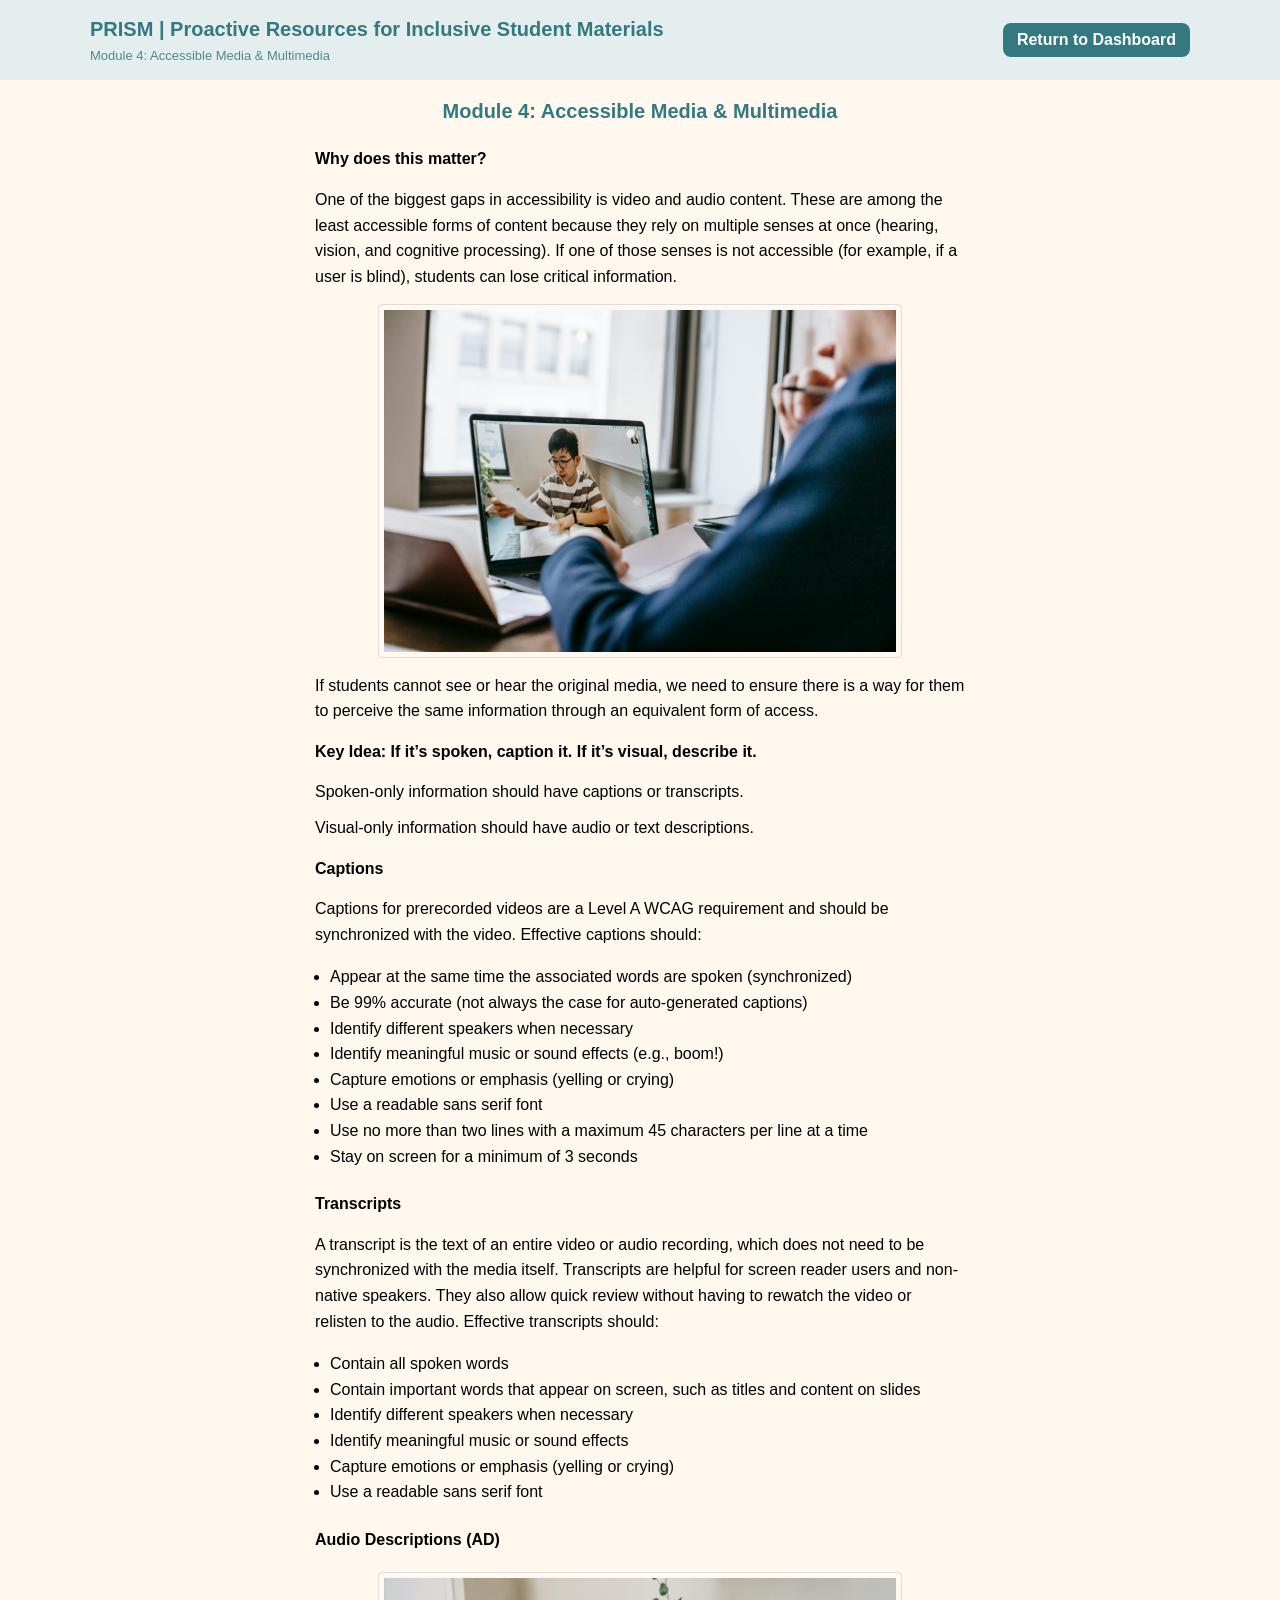
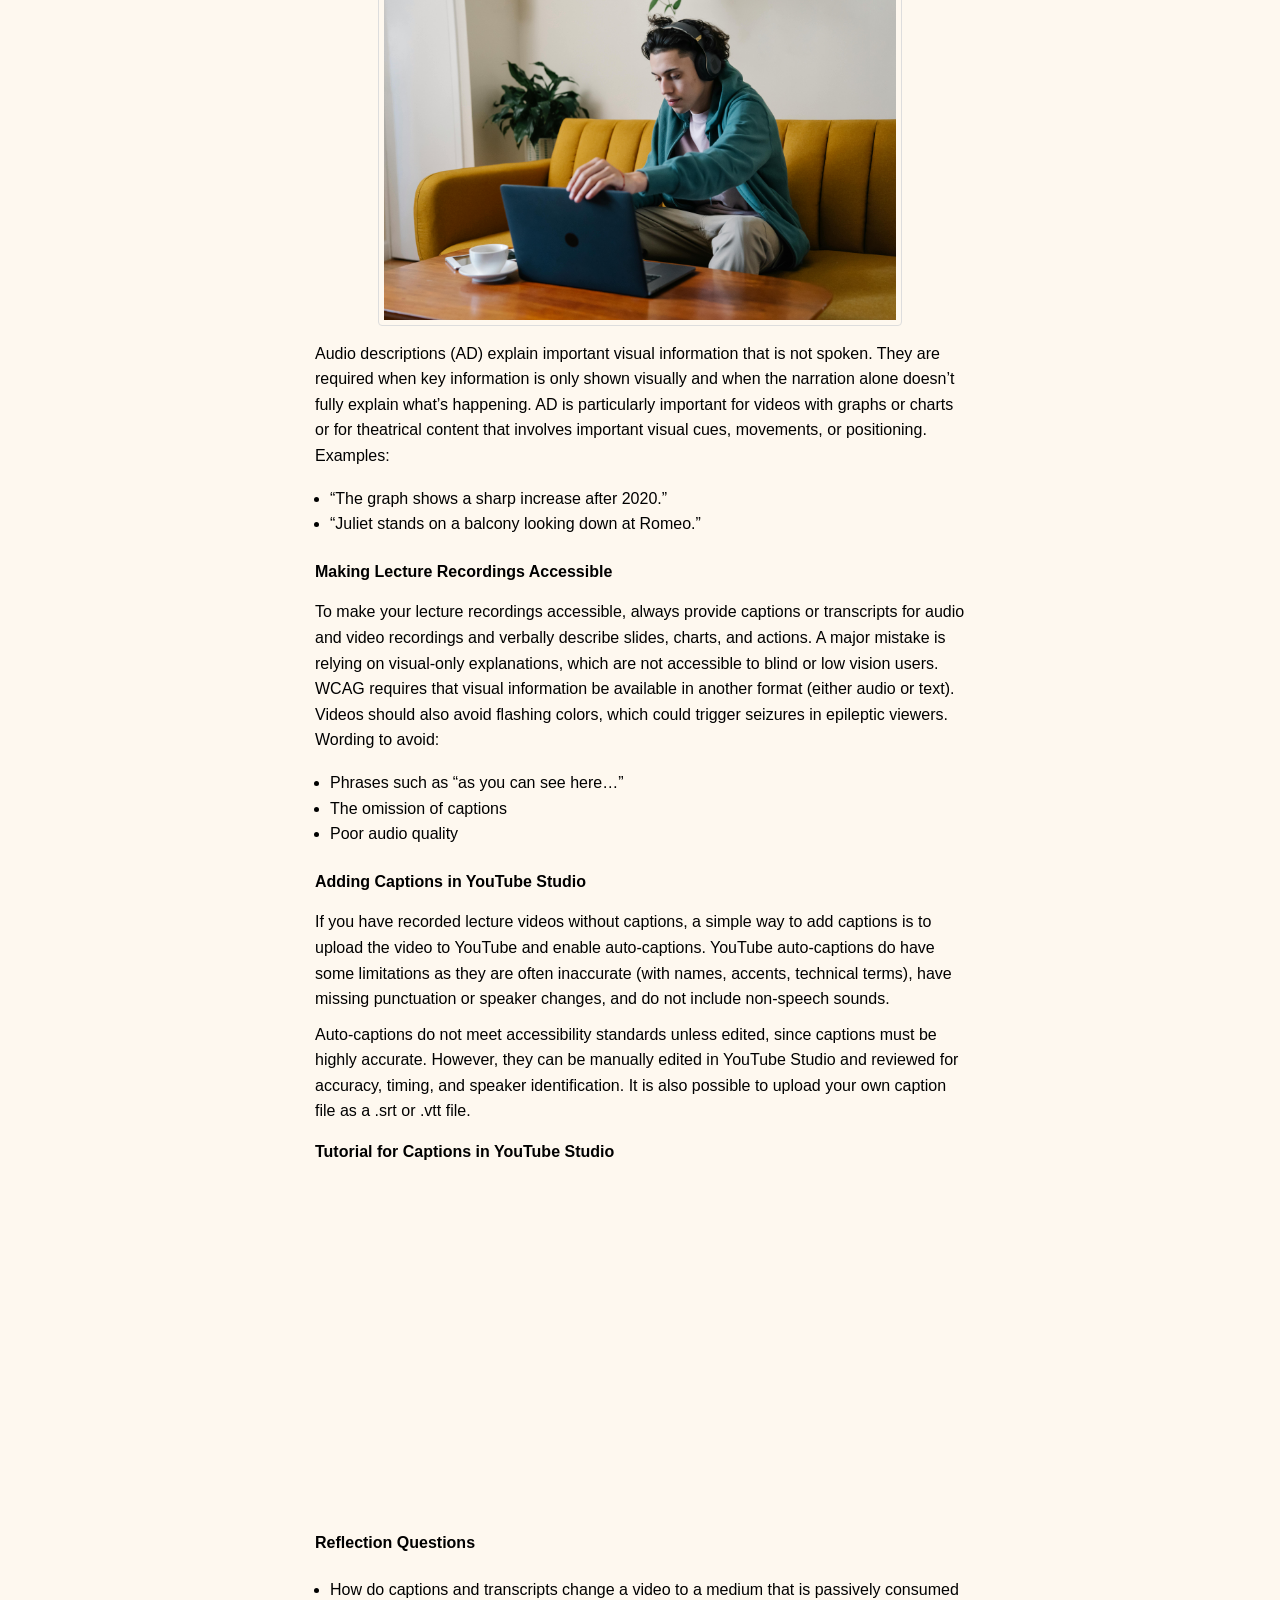
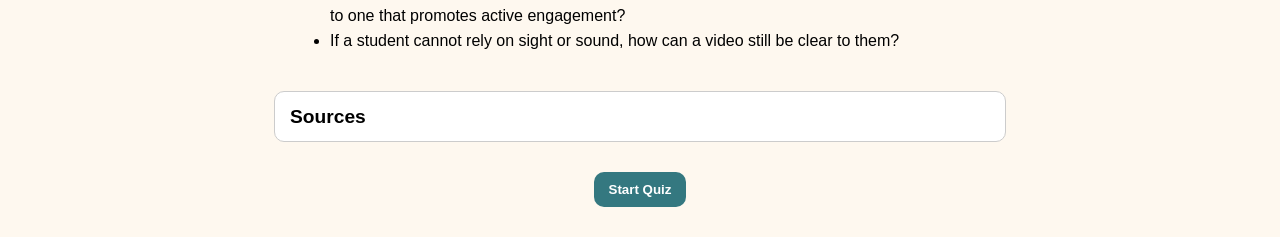
<file: modules/module4.html>
<!DOCTYPE html>
<html>
<head>
  <link rel="stylesheet" href="../style.css">
  <link rel="icon" href="../favicon.ico">
</head>

<div id="top-banner" class="top-banner">
   <div class="banner-inner">
      <div class="banner-text">
          <h1>PRISM | Proactive Resources for Inclusive Student Materials</h1>
          <p class="tagline">Module 4: Accessible Media & Multimedia</p>
      </div>
      <a href="../index.html" class="dashboard-btn">Return to Dashboard</a>
   </div>
</div>

<body class="body1">

<h1 class="moduleheading">Module 4: Accessible Media & Multimedia</h1>

<p class="p2">Why does this matter?</p>


<p class="p1">One of the biggest gaps in accessibility is video and audio content. These are among the 
  least accessible forms of content because they rely on multiple senses at once (hearing, vision, and 
  cognitive processing). If one of those senses is not accessible (for example, if a user is blind), 
  students can lose critical information.
</p>

<img src="../assets/watching_lecture.jpg" alt="Five college students sit in class and listen to professor" class="module-image">

<p class="p1">If students cannot see or hear the original media, we need to ensure there is a way for 
  them to perceive the same information through an equivalent form of access.  
</p>

<p class="p2">Key Idea: If it’s spoken, caption it. If it’s visual, describe it.</p>

<p class="p1">Spoken-only information should have captions or transcripts.</p>
<p class="p1">Visual-only information should have audio or text descriptions.</p>

<p class="p2">Captions</p>

<p class="p1">Captions for prerecorded videos are a Level A WCAG requirement and should be synchronized 
  with the video. Effective captions should: </p>

<ul class="b">
  <li>Appear at the same time the associated words are spoken (synchronized)</li>
  <li>Be 99% accurate (not always the case for auto-generated captions)</li>
  <li>Identify different speakers when necessary </li>
  <li>Identify meaningful music or sound effects (e.g., boom!)</li>
  <li>Capture emotions or emphasis (yelling or crying)</li>
  <li>Use a readable sans serif font</li>
  <li>Use no more than two lines with a maximum 45 characters per line at a time</li>
  <li>Stay on screen for a minimum of 3 seconds</li>
</ul>

<p class="p2">Transcripts</p>

<p class="p1">A transcript is the text of an entire video or audio recording, which does not need to be 
  synchronized with the media itself. Transcripts are helpful for screen reader users and non-native 
  speakers. They also allow quick review without having to rewatch the video or relisten to the audio. 
  Effective transcripts should: </p>

<ul class="b">
  <li>Contain all spoken words</li>
  <li>Contain important words that appear on screen, such as titles and content on slides</li>
  <li>Identify different speakers when necessary </li>
  <li>Identify meaningful music or sound effects</li>
  <li>Capture emotions or emphasis (yelling or crying)</li>
  <li>Use a readable sans serif font</li>
</ul>

<p class="p2">Audio Descriptions (AD)</p>

<img src="../assets/audio-descriptions.jpg" alt="Man sits on couch wearing headphones" class="module-image">

<p class="p1">Audio descriptions (AD) explain important visual information that is not spoken. They are 
  required when key information is only shown visually and when the narration alone doesn’t fully 
  explain what’s happening. AD is particularly important for videos with graphs or charts or for 
  theatrical content that involves important visual cues, movements, or positioning. Examples:</p>

<ul class="b">
  <li> “The graph shows a sharp increase after 2020.”</li>
  <li>“Juliet stands on a balcony looking down at Romeo.”</li>
</ul>

<p class="p2">Making Lecture Recordings Accessible</p>

<p class="p1">To make your lecture recordings accessible, always provide captions or transcripts for 
  audio and video recordings and verbally describe slides, charts, and actions. A major mistake is 
  relying on visual-only explanations, which are not accessible to blind or low vision users. WCAG 
  requires that visual information be available in another format (either audio or text). Videos 
  should also avoid flashing colors, which could trigger seizures in epileptic viewers. Wording to avoid: </p>

<ul class="b">
  <li>Phrases such as “as you can see here…”</li>
  <li>The omission of captions</li>
  <li>Poor audio quality</li>
</ul>

<p class="p2">Adding Captions in YouTube Studio</p>

<p class="p1">If you have recorded lecture videos without captions, a simple way to add captions is to 
  upload the video to YouTube and enable auto-captions. YouTube auto-captions do have some limitations 
  as they are often inaccurate (with names, accents, technical terms), have missing punctuation or 
  speaker changes, and do not include non-speech sounds. </p>

<p class="p1">Auto-captions do not meet accessibility standards unless edited, since captions must be 
  highly accurate. However, they can be manually edited in YouTube Studio and reviewed for accuracy, 
  timing, and speaker identification. It is also possible to upload your own caption file as a .srt 
  or .vtt file. </p>

<p class="p2">Tutorial for Captions in YouTube Studio</p>

<iframe width="560" height="315" src="https://www.youtube.com/embed/kAgLInJ5nKk?si=07HRCZ834BPbFq9K" 
title="Tutorial for Adding and Editing Captions in YouTube Studio" frameborder="0" 
allow="accelerometer; autoplay; clipboard-write; encrypted-media; gyroscope; picture-in-picture; web-share" 
referrerpolicy="strict-origin-when-cross-origin" allowfullscreen></iframe>

<p class="p2">Reflection Questions</p>

<ul class="b">
  <li>How do captions and transcripts change a video to a medium that is passively consumed to one that promotes active engagement?</li>
  <li>If a student cannot rely on sight or sound, how can a video still be clear to them?</li>
</ul>

<details class="sources-dropdown">
  <summary>Sources</summary>

  <ul class="sources-list">
    <li>
      Mass.gov Accessibility Center for Consulting, Education and Support Services –
      <a href="https://www.mass.gov/info-details/video-accessibility" target="_blank">
        Video Accessibility
      </a>
    </li>

    <li>
      WCAG 2.2 Understanding Docs –
      <a href="https://www.w3.org/WAI/WCAG22/Understanding/captions-prerecorded.html" target="_blank">
        Captions (Prerecorded) (Level A)
      </a>
    </li>
  
  </ul>
</details>

<button class="start-quiz-btn" onclick="startQuiz()">Start Quiz</button>

<div id="quiz-container"></div>

<div id="result-modal" class="modal hidden">
  <div class="modal-content">
    <h2>Quiz Result</h2>
    <p id="result-text"></p>
    <button onclick="closeModal()">Close</button>
  </div>
</div>

<script src="../quizzes/quiz4.js"></script>
<script src="../script.js"></script>

</body>
</html>
</file>
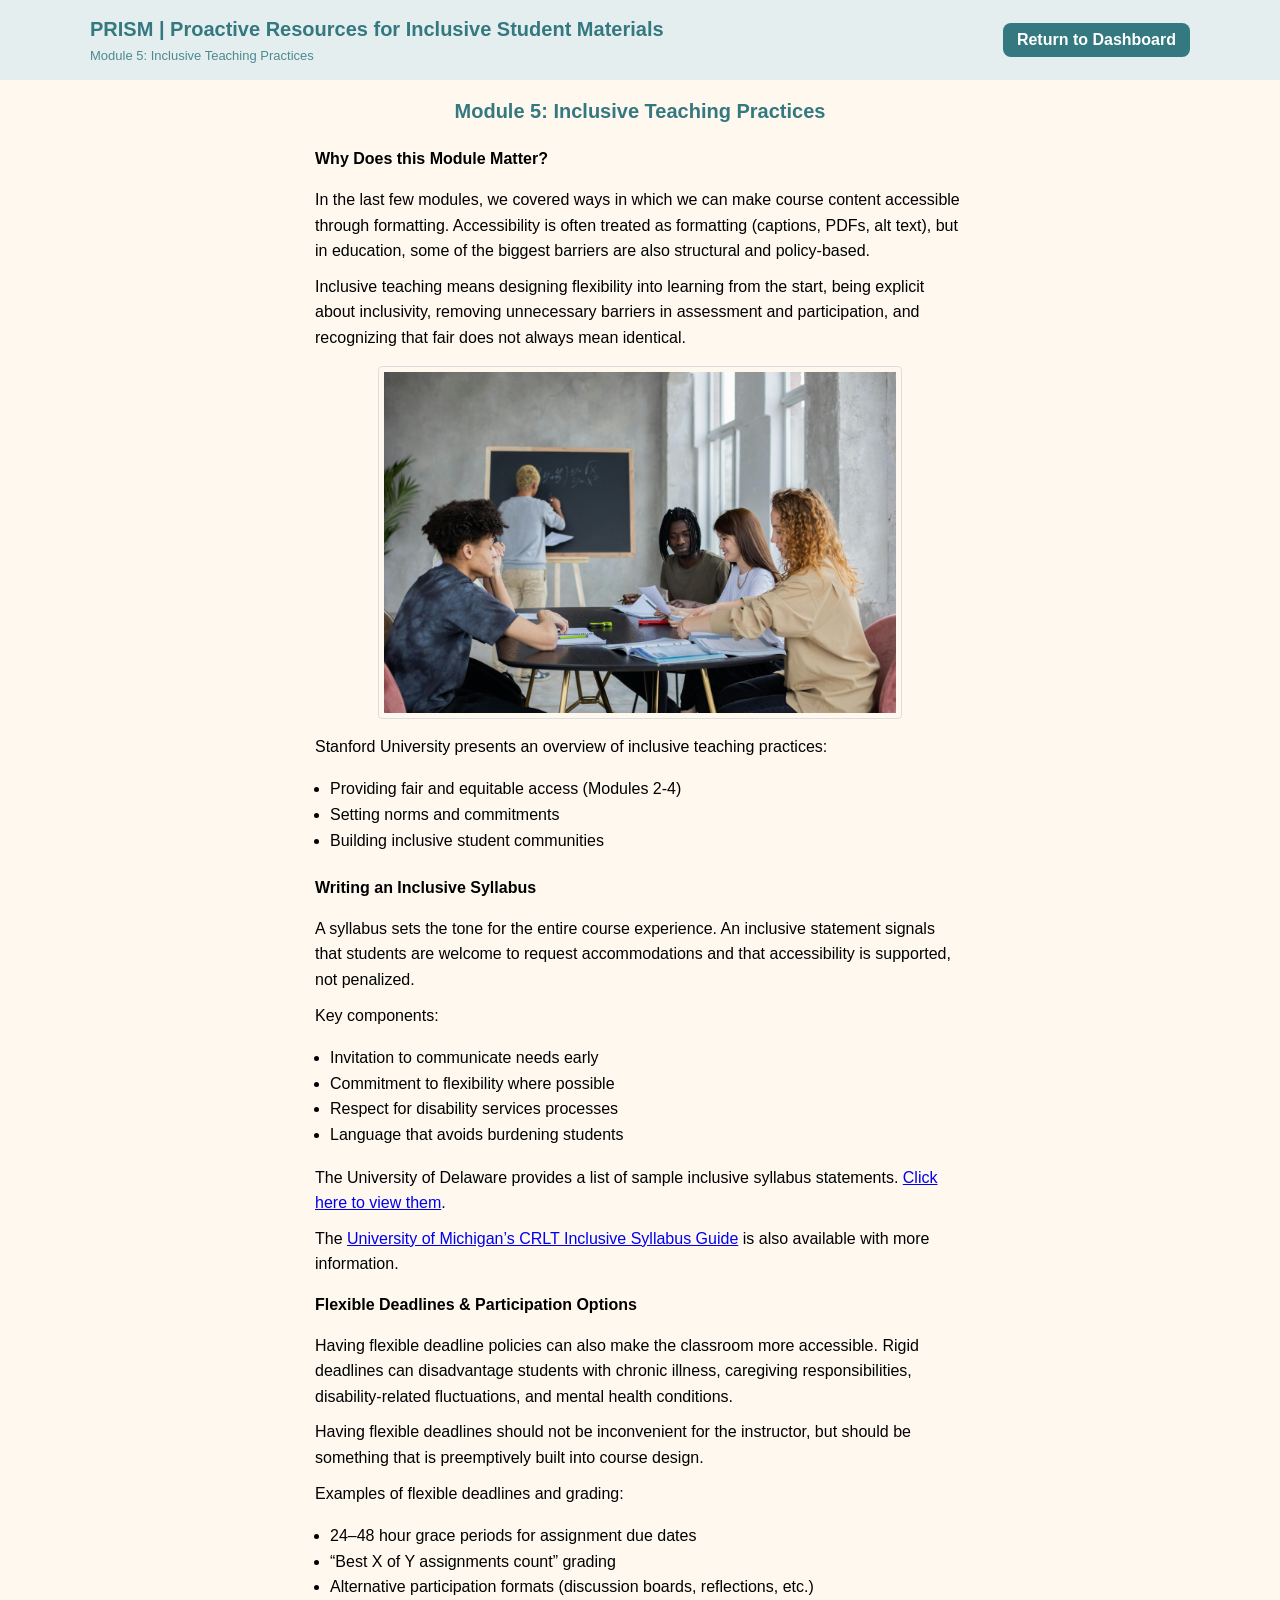
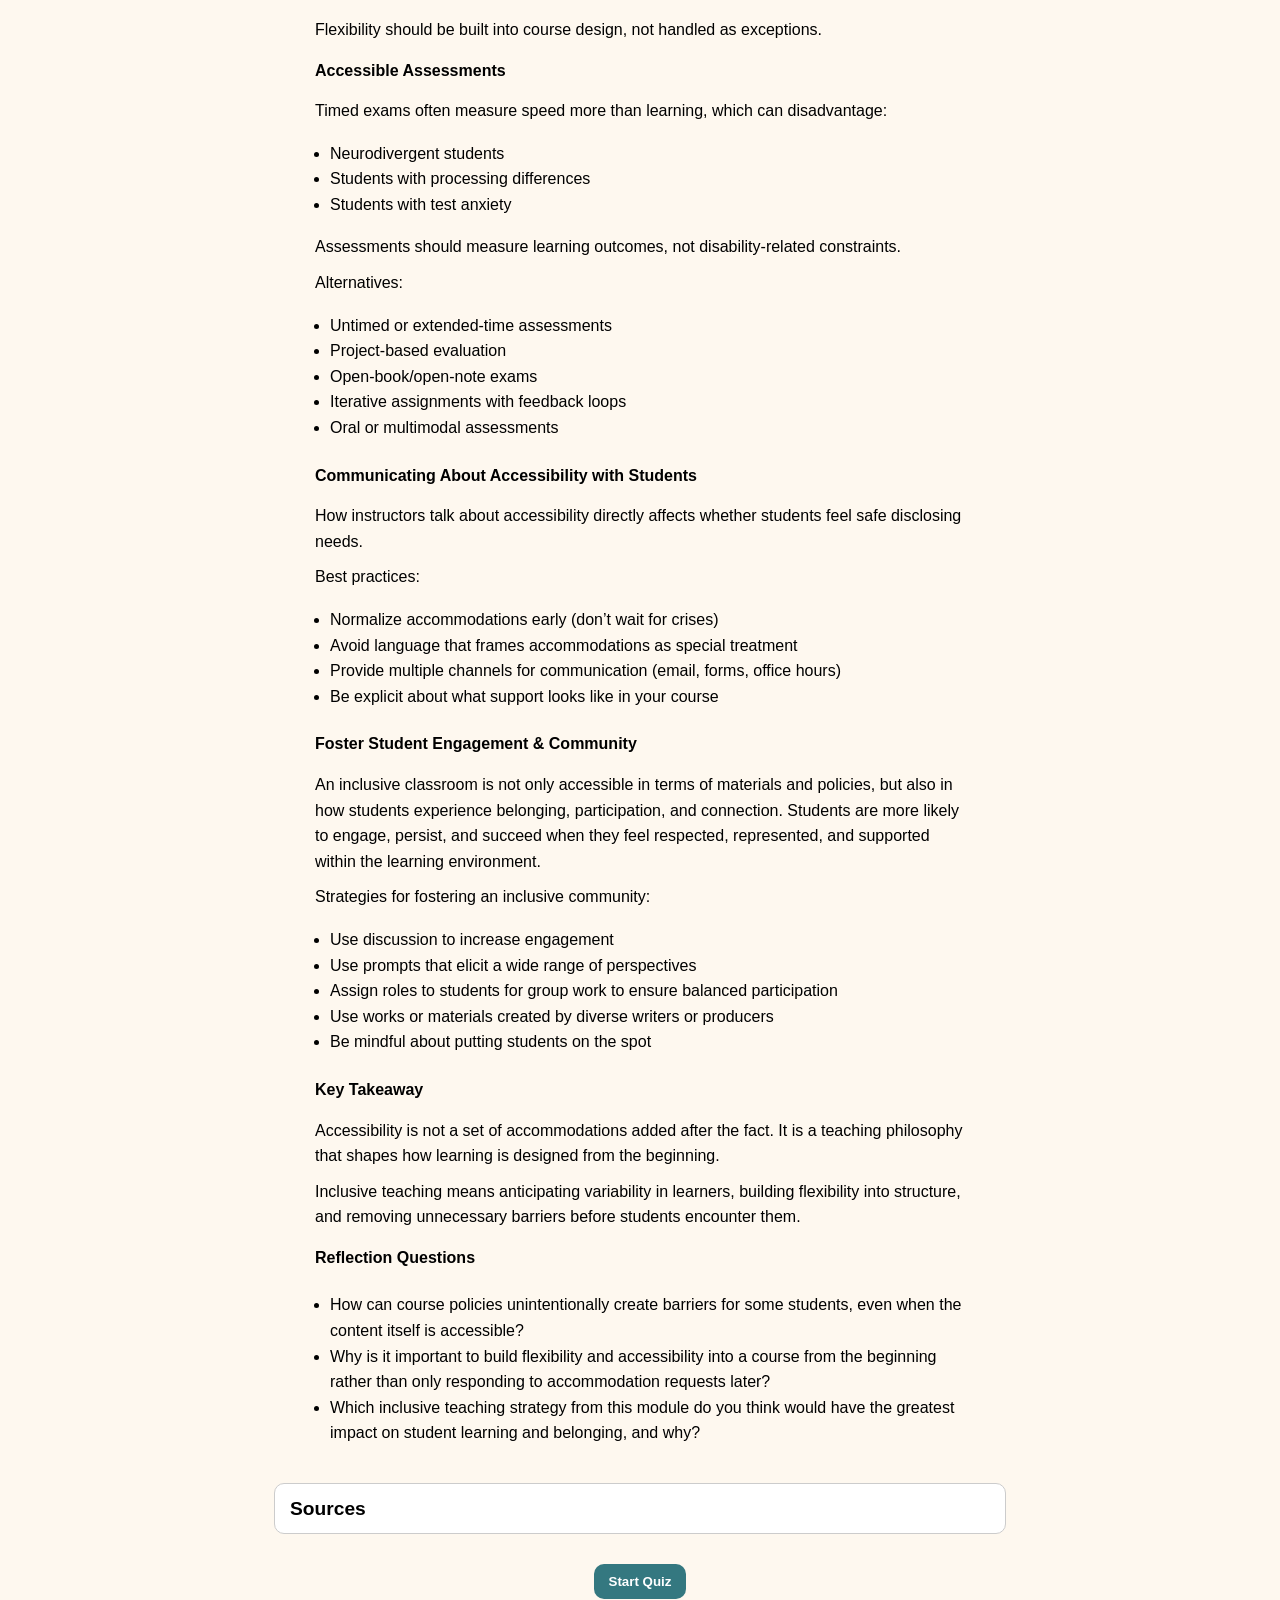
<file: modules/module5.html>
<!DOCTYPE html>
<html>
<head>
  <link rel="stylesheet" href="../style.css">
  <link rel="icon" href="../favicon.ico">
</head>

<div id="top-banner" class="top-banner">
   <div class="banner-inner">
      <div class="banner-text">
          <h1>PRISM | Proactive Resources for Inclusive Student Materials</h1>
          <p class="tagline">Module 5: Inclusive Teaching Practices</p>
      </div>
      <a href="../index.html" class="dashboard-btn">Return to Dashboard</a>
   </div>
</div>

<body class="body1">

<h1 class="moduleheading">Module 5: Inclusive Teaching Practices</h1>

<p class="p2">Why Does this Module Matter?</p>

<p class="p1">In the last few modules, we covered ways in which we can make course 
  content accessible through formatting. Accessibility is often treated as formatting 
  (captions, PDFs, alt text), but in education, some of the biggest barriers are also 
  structural and policy-based.</p>

<p class="p1">Inclusive teaching means designing flexibility into learning from the 
  start, being explicit about inclusivity, removing unnecessary barriers in assessment 
  and participation, and recognizing that fair does not always mean identical.</p>

<img src="../assets/collaboration.jpg" alt="Diverse group of college students work at table together" class="module-image">


<p class="p1">
  Stanford University presents an overview of inclusive teaching practices: 
</p>

<ul class="b">
  <li>Providing fair and equitable access (Modules 2-4)</li>
  <li>Setting norms and commitments </li>
  <li>Building inclusive student communities</li>
</ul>

<p class="p2">Writing an Inclusive Syllabus</p>

<p class="p1">
  A syllabus sets the tone for the entire course experience. An inclusive statement signals 
  that students are welcome to request accommodations and that accessibility is supported, 
  not penalized.
</p>

<p class="p1">Key components:</p>

<ul class="b">
  <li>Invitation to communicate needs early</li>
  <li>Commitment to flexibility where possible</li>
  <li>Respect for disability services processes</li>
  <li>Language that avoids burdening students</li>
</ul>

<p class="p1">The University of Delaware provides a list of sample inclusive syllabus statements. <a href="https://bpb-us-w2.wpmucdn.com/sites.udel.edu/dist/c/6655/files/2014/03/Course-Syllabi_statements_January2016-2gs8wet.pdf">Click here to view them</a>.</p>

<p class="p1">The <a href="https://crlt.umich.edu/gsis/p3_1">University of Michigan’s CRLT Inclusive Syllabus Guide</a> is also available with more information.</p>

<p class="p2">Flexible Deadlines & Participation Options</p>

<p class="p1">Having flexible deadline policies can also make the classroom more accessible. Rigid deadlines can 
  disadvantage students with chronic illness, caregiving responsibilities, disability-related fluctuations, and 
  mental health conditions.</p>

<p class="p1">Having flexible deadlines should not be inconvenient for the instructor, but should be something that 
  is preemptively built into course design.</p>

<p class="p1">Examples of flexible deadlines and grading: </p>

<ul class="b">
  <li>24–48 hour grace periods for assignment due dates</li>
  <li>“Best X of Y assignments count” grading</li>
  <li>Alternative participation formats (discussion boards, reflections, etc.)</li>
</ul>

<p class="p1">Flexibility should be built into course design, not handled as exceptions.</p>

<p class="p2">Accessible Assessments</p>

<p class="p1">Timed exams often measure speed more than learning, which can disadvantage:</p>

<ul class="b">
  <li>Neurodivergent students</li>
  <li>Students with processing differences</li>
  <li>Students with test anxiety</li>
</ul>

<p class="p1">Assessments should measure learning outcomes, not disability-related constraints.</p>

<p class="p1">Alternatives:</p>

<ul class="b">
  <li>Untimed or extended-time assessments</li>
  <li>Project-based evaluation</li>
  <li>Open-book/open-note exams</li>
  <li>Iterative assignments with feedback loops</li>
  <li>Oral or multimodal assessments</li>
</ul>

<p class="p2">Communicating About Accessibility with Students</p>

<p class="p1">How instructors talk about accessibility directly affects whether students feel safe disclosing needs.</p>

<p class="p1">Best practices:</p>

<ul class="b">
  <li>Normalize accommodations early (don’t wait for crises)</li>
  <li>Avoid language that frames accommodations as special treatment</li>
  <li>Provide multiple channels for communication (email, forms, office hours)</li>
  <li>Be explicit about what support looks like in your course</li>
</ul>

<p class="p2">Foster Student Engagement & Community </p>

<p class="p1">An inclusive classroom is not only accessible in terms of materials and policies, but also in how students 
  experience belonging, participation, and connection. Students are more likely to engage, persist, and succeed when they 
  feel respected, represented, and supported within the learning environment.</p>

<p class="p1">Strategies for fostering an inclusive community: </p>

<ul class="b">
  <li>Use discussion to increase engagement </li>
  <li>Use prompts that elicit a wide range of perspectives</li>
  <li>Assign roles to students for group work to ensure balanced participation </li>
  <li>Use works or materials created by diverse writers or producers</li>
  <li>Be mindful about putting students on the spot</li>
</ul>

<p class="p2">Key Takeaway</p>

<p class="p1">Accessibility is not a set of accommodations added after the fact. It is a teaching philosophy that 
  shapes how learning is designed from the beginning.</p>

<p class="p1">Inclusive teaching means anticipating variability in learners, building flexibility into structure, 
  and removing unnecessary barriers before students encounter them.</p>

<p class="p2">Reflection Questions</p>

<ul class="b">
  <li>How can course policies unintentionally create barriers for some students, even when the 
    content itself is accessible?</li>
  <li>Why is it important to build flexibility and accessibility into a course from the beginning 
    rather than only responding to accommodation requests later?</li>
  <li>Which inclusive teaching strategy from this module do you think would have the greatest impact 
    on student learning and belonging, and why?</li>
</ul>


<details class="sources-dropdown">
  <summary>Sources</summary>

  <ul class="sources-list">
    <li>
      Stanford University –
      <a href="https://teachingcommons.stanford.edu/teaching-guides/inclusive-teaching-guide/getting-started-inclusive-teaching/overview-inclusive" target="_blank">
        Overview of Inclusive Teaching Practices
      </a>
    </li>

    <li>
      Edutopia –
      <a href="https://www.edutopia.org/article/fact-check-are-flexible-student-deadlines-odds-real-life" target="_blank">
        Are Flexible Student Deadlines at Odds With Real Life?
      </a>
    </li>
  
  </ul>
</details>

<button class="start-quiz-btn" onclick="startQuiz()">Start Quiz</button>

<div id="quiz-container"></div>

<div id="result-modal" class="modal hidden">
  <div class="modal-content">
    <h2>Quiz Result</h2>
    <p id="result-text"></p>
    <button onclick="closeModal()">Close</button>
  </div>
</div>

<script src="../quizzes/quiz5.js"></script>
<script src="../script.js"></script>

</body>
</html>
</file>
<file: style.css>
body {
  font-family: Arial, sans-serif;
  background-color: #e0f0e9;
  margin: 0;
}

/* 50/50 layout */
.layout {
  display: flex;
  min-height: 100vh;
}

/* LEFT SIDE */
.left-panel {
  width: 70%;
  padding: 50px;
  box-sizing: border-box;
  background-color: #e4eeef;
}

/* Dashboard heading*/
h1 {
  color: #347880;
  margin-top: 0;
  font-family: Arial, Helvetica, sans-serif;
  font-size: 25px;
  padding-bottom: 5px;
}

.paragraph {
  font-family: Arial, Helvetica, sans-serif;
}

/* Bullet points */
ul.b {
  list-style-type: disc;
  text-align: left;
  max-width: 640px;
  margin: 10px auto;

  padding-top: 7px;
  padding-bottom: 7px;

  padding-left: 20px;
  font-family: Arial, Helvetica, sans-serif;
  line-height: 1.6;
}

/* Modules from dashboard*/
.module {
  margin: 24px 0;
  border-radius: 15px;
  overflow: hidden;
  box-shadow: 0 4px 12px rgba(0,0,0,0.1);
  transition: transform 0.2s ease, box-shadow 0.2s ease;
}

.module:hover{
  transform: translateY(-4px);
  box-shadow: 0 10px 25px rgba(0,0,0,0.15);
}

.module-header {
  width: 100%;
  padding: 15px;
  background-color: rgb(247, 247, 247);
  border: none;
  text-align: left;
  font-size: 16px;
  cursor: pointer;
  display: flex;
  justify-content: space-between;
  align-items: center;
  font-family: Arial, Helvetica, sans-serif;
}

.completed-badge {
  background: #dff5e8;
  color: #217a4a;

  padding: 6px 12px;
  border-radius: 999px;

  font-size: 13px;
  font-weight: bold;

  display: flex;
  align-items: center;
  gap: 6px;

  box-shadow: 0 1px 3px rgba(0,0,0,0.05);
}

/* Dropdown from module headers*/
.module-content {
  display: none;
  background: white;
  padding: 15px;
}

/* Button to start modules */
.start-btn {
  background-color: #347880;
  color: white;
  border: none;
  padding: 10px 15px;
  border-radius: 10px;
  cursor: pointer;
  margin-top: 20px;
  margin-bottom: 20px;
  font-weight: bold;
}

/* Start button background changes when hovered over */
.start-btn:hover {
  background-color: #2a6872;
}

/* Button to start quizzes */
.start-quiz-btn {
  display: block;
  margin: 20px auto;
  background-color: #347880;
  color: white;
  border: none;
  padding: 10px 15px;
  border-radius: 10px;
  cursor: pointer;
  font-weight: bold;
}

/* Start quiz button background changes when hovered over */
.start-quiz-btn:hover {
  background-color: #2a6872;
}

/* Checkmark for completed modules */
.check {
  margin-left: 8px;
}

/* RIGHT SIDE */
.right-panel {
  /*background: linear-gradient(135deg, #e0f0e9 0%, #347880 100%);*/
  position: relative;
  width: 30%;
  min-height: 100vh;
  overflow: hidden;
  
  display: flex;
  flex-direction: column;
  justify-content: center;
  align-items: center;
}

.dashboard-video {
  width: 100%;
  height: 100%;
  object-fit: cover;
  opacity: 0.9;
  transform: scale(1.05); /* subtle cinematic feel */
}

.panel-top{
  position: absolute;
  inset: 0;
  z-index: 0;
}

.panel-bottom {
  position: relative;
  z-index: 2;
  display: flex;
  justify-content: center;
  align-items: center;
}

.side-image {
  max-width: 100%;
  max-height: 100%;
  object-fit: contain;
  filter: drop-shadow(0 10px 15px rgba(0,0,0,0.1));
}

/* Progress circle */
.progress-circle {
  position: relative;
  z-index: 2;
}

.progress-circle svg {
  position: absolute;
  top: 0;
  left: 0;
}

.progress-circle-inner {
  position: relative;
  z-index: 1;
  width: 200px;
  height: 200px;
  display: flex;
  flex-direction: column;
  align-items: center;
  justify-content: center;
  color: #347880;
}

#progress-percent {
  font-size: 2rem;
}

.progress-label {
  font-size: 0.9rem;
}

#progress-ring {
  transition: stroke-dashoffset 1s ease;
}

.top-banner {
  position: fixed;
  top: 0;
  left: 0;
  width: 100%;
  height: 80px;
  background: #e4eeef;
  color: white;
  z-index: 1000;
  display: flex;
  align-items: center;
  transform: translateY(0);
  transition: transform 0.35s ease, box-shadow 0.35s ease;
  will-change: transform;
}

/* Hidden state (slides up) */
.top-banner.hidden{
  transform: translateY(-110%);
}

.banner-inner {
  width: 100%;
  max-width: 1100px;
  margin: 0 auto; 

  display: flex;
  justify-content: space-between;
  align-items: center;

  padding: 0 20px;
  height: 100%;
}

/* Group text vertically */
.banner-text {
  display: flex;
  flex-direction: column;
}

/* Clean text spacing */
.banner-text h1 {
  margin: 0;
  font-size: 20px;
  color: #347880;
}

.banner-text p {
  color: #347880;
}

.banner-text .tagline {
  margin: 2px 0 0 0;
  font-size: 13px;
  opacity: 0.85;
}

/* Dashboard button */
.dashboard-btn {
  background: #347880;
  color: white;
  padding: 8px 14px;
  border-radius: 8px;
  text-decoration: none;
  font-weight: bold;
}


.dashboard-btn:hover {
  background: #2a6872;
}

/*Heading for module pages*/
.moduleheading {
  display: flex;
  justify-content: center;
  align-items: center;
  font-family: Arial, Helvetica, sans-serif;
  font-size: 20px;
  padding-top: 20px;
}

/* Body for module pages */
.body1 {
  padding-top: 80px;
  background-color:#fef8ef;
}

/* Paragraphs for module pages */
.p1, .p2, .p3 {
  max-width: 650px;
  margin: 10px auto;
  line-height: 1.6;
  font-family: Arial, Helvetica, sans-serif;
  text-align: left;
}

/* Bold subheadings */
.p2 {
  font-weight: bold;
  text-align: left;
  width: 100%;
  padding-top: 5px;
  padding-bottom: 5px;
}

/* Images for module pages */
.module-image {
  display: block;
  margin: 15px auto;

  max-width: 40%;
  max-height: 40%;

  object-fit: contain;

  border: 1px solid #ddd;
  border-radius: 4px;
  padding: 5px;
}

iframe {
  display: block;
  max-width: 650px;
  margin: 20px auto;
}

.sources-dropdown {
  width: 60%;
  max-width: 700px;
  margin: 30px auto;
  background-color: white;
  border-radius: 10px;
  padding: 15px;
  border: 1px solid #ccc;
  font-family: Arial, sans-serif;
}

.sources-dropdown summary {
  display: flex;
  align-items: center;
  gap: 8px;
  font-size: 1.2rem;
  font-weight: bold;
  cursor: pointer;
  padding: 0;
  margin: 0;
  line-height: 1;
}

.sources-list {
  padding-left: 20px;
}

.sources-list li {
  margin-bottom: 10px;
}

.sources-list a {
  color: #0056b3;
  text-decoration: none;
}

.sources-list a:hover {
  text-decoration: underline;
}

/*Quiz container*/
#quiz-container {
  max-width: 700px;
  margin: 30px auto;
}

/* Each question block*/
#quiz-container > div {
  background: white;
  padding: 20px;
  margin-bottom: 20px;
  border-radius: 12px;
  box-shadow: 0 2px 10px rgba(0,0,0,0.08);
}

/* Question text */
#quiz-container p {
  font-weight: bold;
  margin-bottom: 12px;
  font-size: 16px;
}

/* Answer options */
#quiz-container label {
  display: block;
  padding: 10px 12px;
  margin: 6px 0;
  border-radius: 8px;
  cursor: pointer;
  transition: 0.2s ease;
  border: 1px solid #ddd;
}

/* Hover quiz labels */
#quiz-container label:hover {
  background-color: #f3f8f5;
  border-color: #347880;
}

/* Button spacing */
#quiz-container input {
  margin-right: 10px;
}

/* Submit button */
#quiz-container button {
  display: block;
  margin: 15px auto 0 auto;

  padding: 10px 16px;
  border: none;
  background-color: #347880;
  color: white;
  border-radius: 8px;
  font-weight: bold;
  cursor: pointer;
}

#quiz-container button:hover {
  background-color: #2a6872; 
}

/* Pop-up with quiz result*/

/* Dark background overlay */
.modal {
  position: fixed;
  top: 0;
  left: 0;
  width: 100%;
  height: 100%;
  background: rgba(0,0,0,0.5);

  display: flex;
  align-items: center;
  justify-content: center;
}

/* Hidden state */
.hidden {
  display: none;
}

/* Popup box */
.modal-content {
  background: white;
  padding: 30px;
  border-radius: 12px;
  text-align: center;
  width: 300px;
  box-shadow: 0 10px 30px rgba(0,0,0,0.2);
}

/* Button inside modal */
.modal-content button {
  margin-top: 15px;
  padding: 8px 14px;
  border: none;
  background: #347880;
  color: white;
  border-radius: 8px;
  cursor: pointer;
}
</file>
